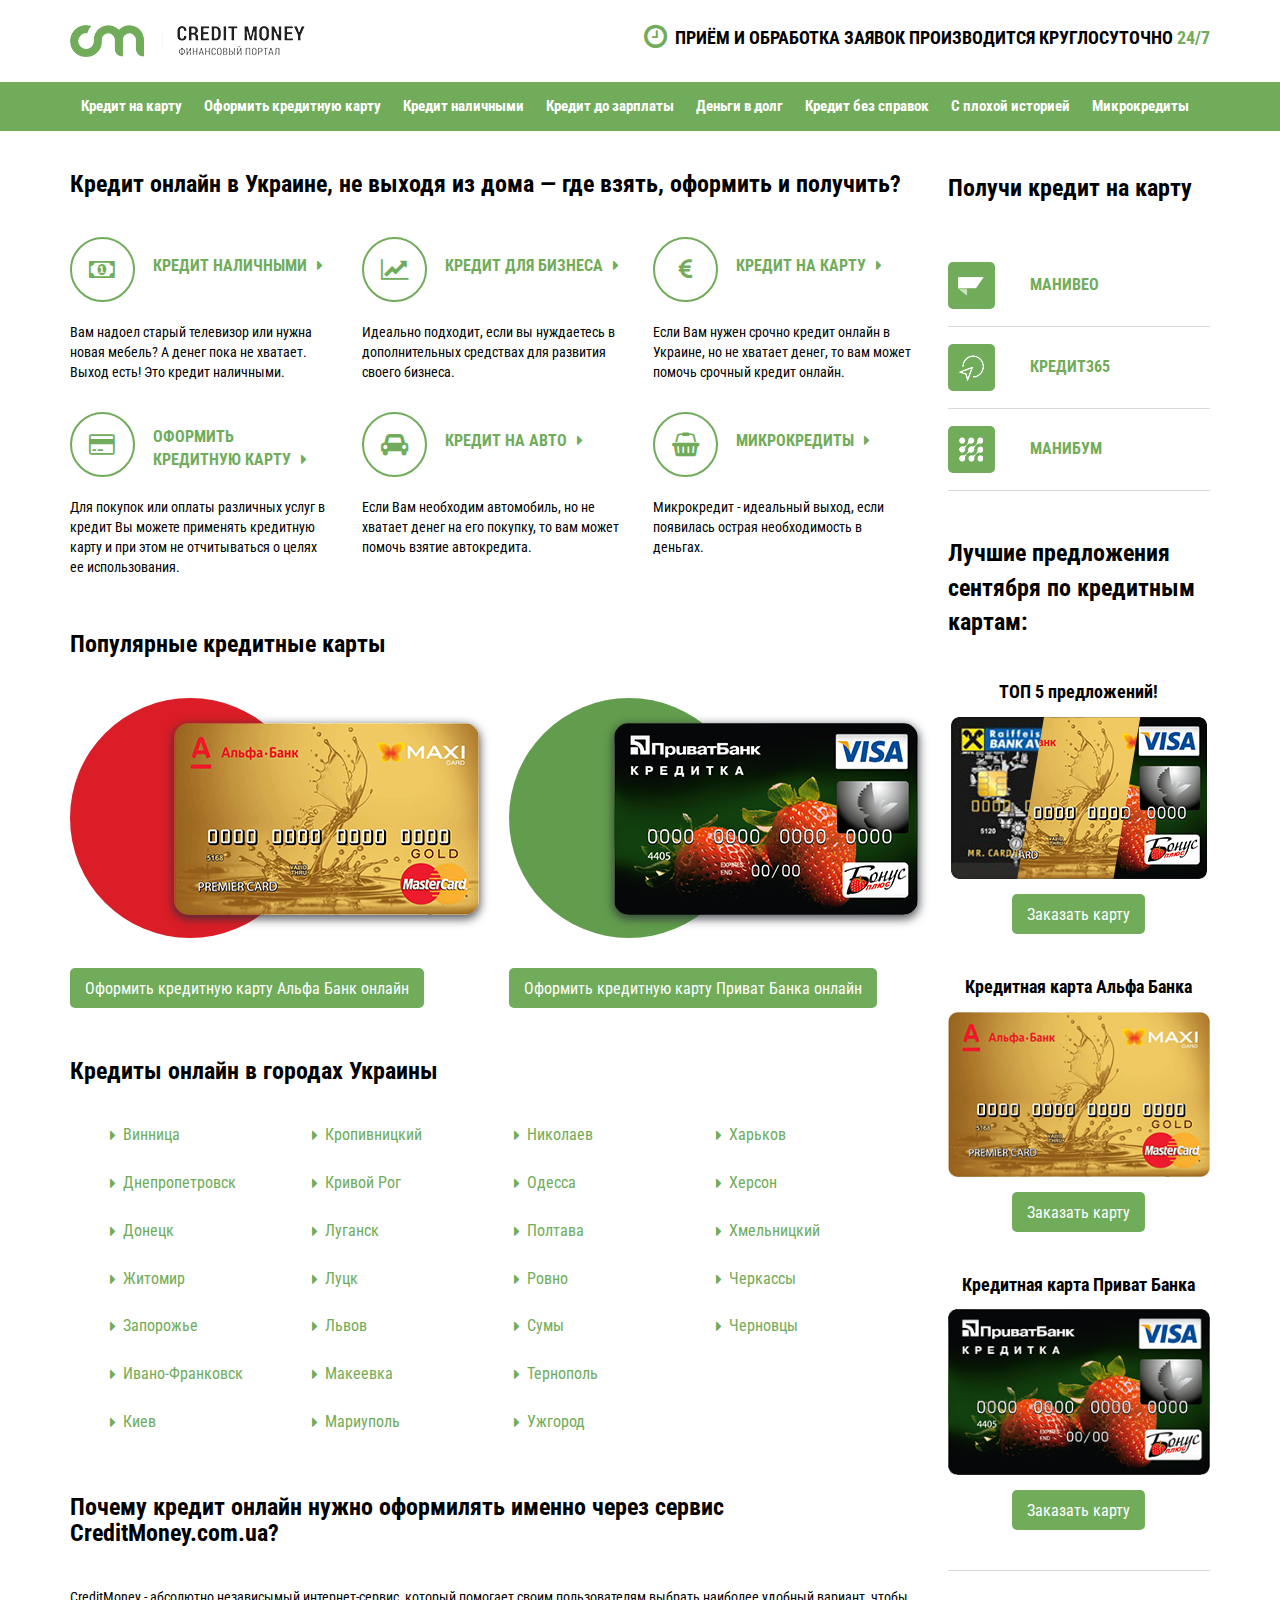
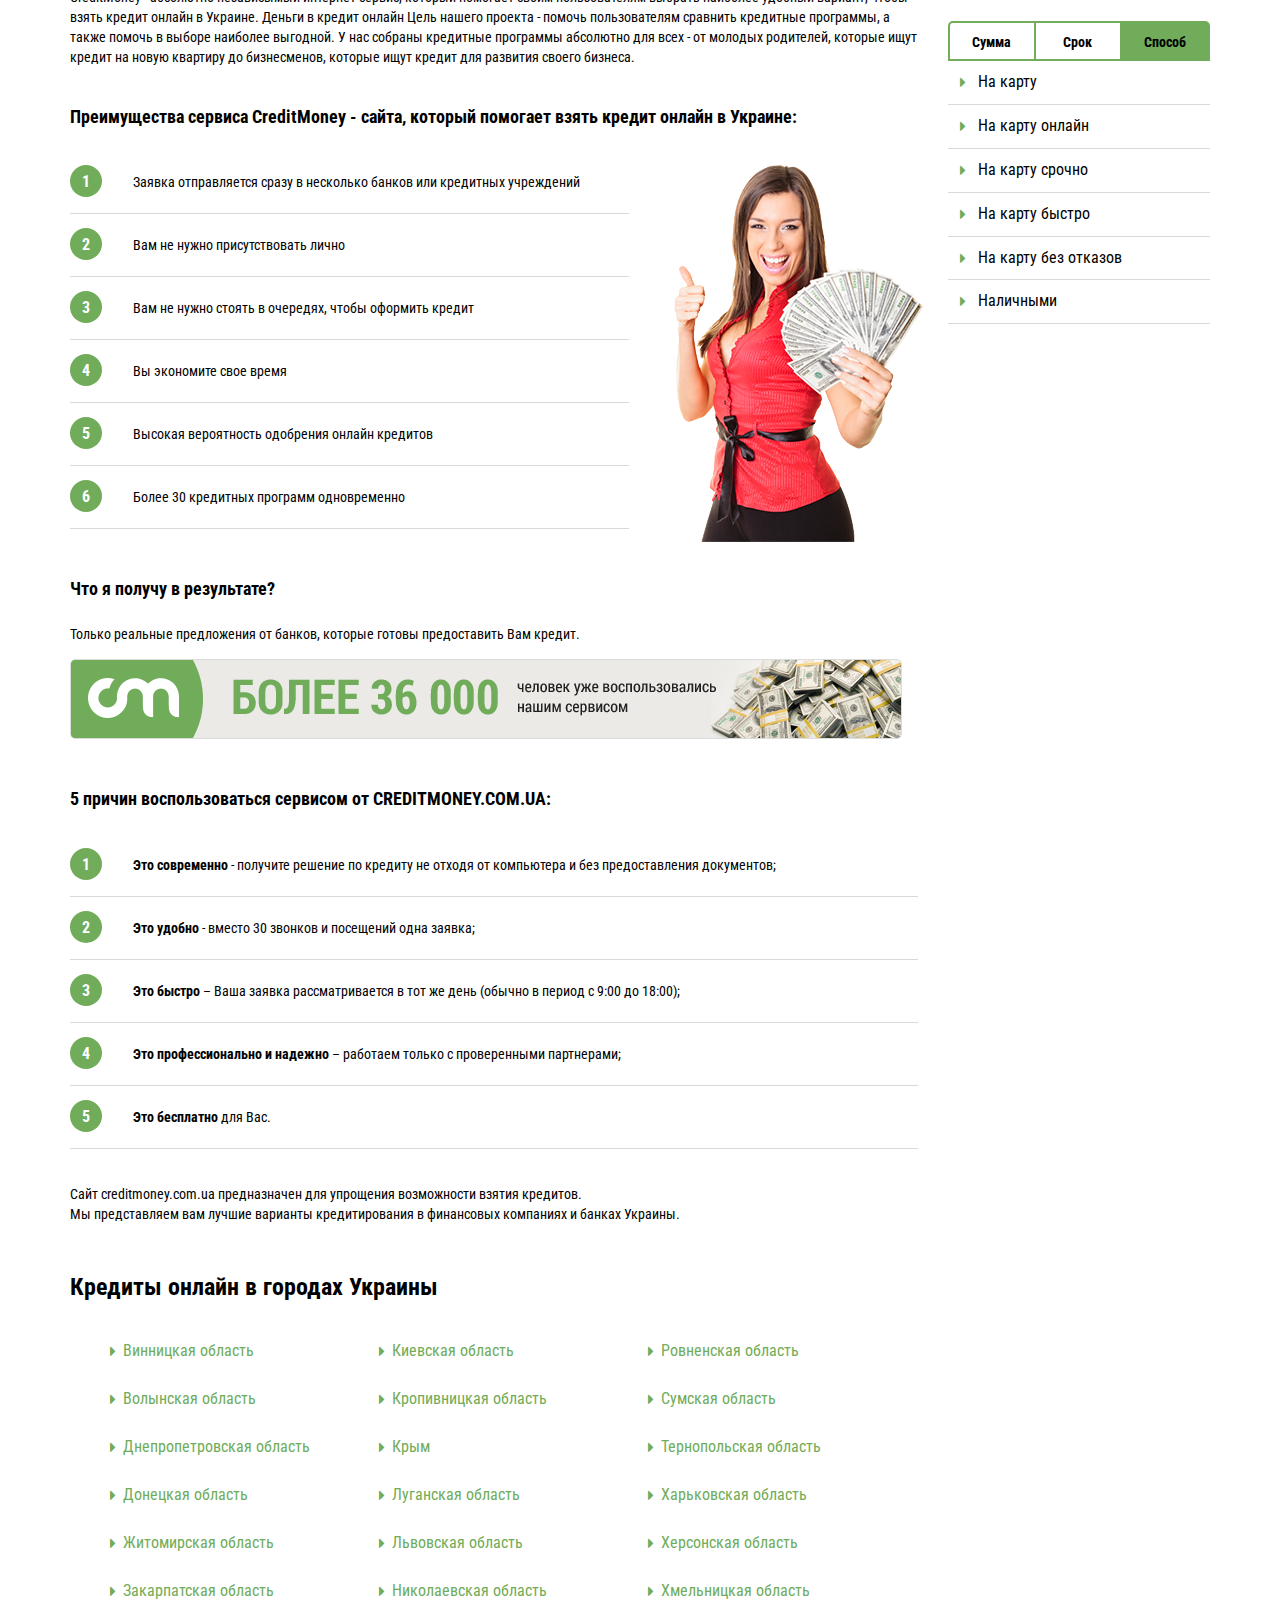
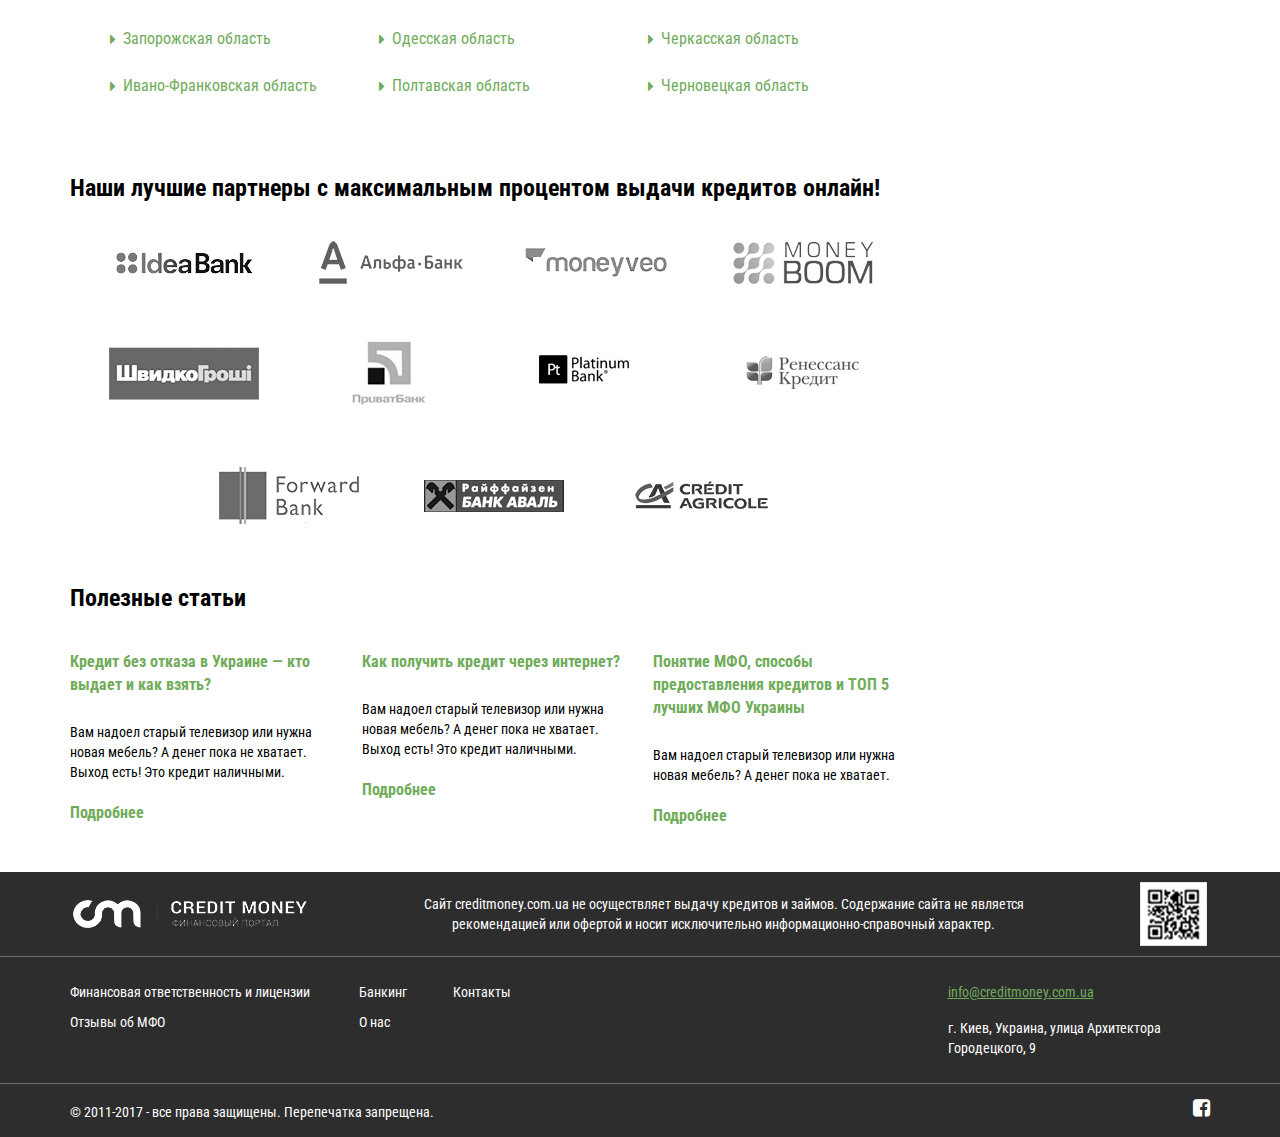
<file: index.html>
<!DOCTYPE html>
<html lang="ru">

<head>
    <meta charset="utf-8">
    <meta http-equiv="X-UA-Compatible" content="IE=edge">
    <meta name="viewport" content="width=device-width, initial-scale=1">
    <link href="css/bootstrap.css" rel="stylesheet">
    <link href="css/style.css" rel="stylesheet">
    <link href="css/media.css" rel="stylesheet">
    <link href="css/font-awesome/css/font-awesome.min.css" rel="stylesheet">
    <link href="js/lib/OwlCarousel/owl.carousel.min.css" rel="stylesheet">
    <link href="js/lib/OwlCarousel/owl.theme.default.min.css" rel="stylesheet">
    <!-- The above 3 meta tags *must* come first in the head; any other head content must come *after* these tags -->
    <title>Credit Money</title>

    <!-- Bootstrap -->
    <style>
        @import url('https://fonts.googleapis.com/css?family=Roboto+Condensed:300,300i,400,400i,700,700i&subset=cyrillic,cyrillic-ext,greek,greek-ext,latin-ext,vietnamese');

    </style>
    <!-- HTML5 shim and Respond.js for IE8 support of HTML5 elements and media queries -->
    <!-- WARNING: Respond.js doesn't work if you view the page via file:// -->
    <!--[if lt IE 9]>
      <script src="https://oss.maxcdn.com/html5shiv/3.7.3/html5shiv.min.js"></script>
      <script src="https://oss.maxcdn.com/respond/1.4.2/respond.min.js"></script>
    <![endif]-->
</head>

<body>
    <div class="menu">
        <ul>
            <li><a href="#">Кредит на карту</a></li>
            <li><a href="#">Оформить кредитную карту</a></li>
            <li><a href="#">Кредит наличными</a></li>
            <li><a href="#">Кредит до зарплаты</a></li>
            <li><a href="#">Деньги в долг</a></li>
            <li><a href="#">Кредит без справок</a></li>
            <li><a href="#">С плохой историей</a></li>
            <li><a href="#">Микрокредиты</a></li>
        </ul>
    </div>
    <header>
        <div class="h-top">
            <div class="container">
                <a href="#" class="logo"><img src="images/logo.png" alt="logo"></a>
                <span class="allday"><b><i class="fa fa-clock-o" aria-hidden="true"></i></b>приём и обработка заявок производится круглосуточно <b>24/7</b></span>
                <div class="m-btn-wp hidden-lg hidden-md">
                    <div id="nav-icon1">
                        <span></span>
                        <span></span>
                        <span></span>
                    </div>
                </div>
                <a href="#" class="sideb-btn default-btn hidden-lg hidden-md">Подобрать кредит</a>
            </div>
        </div>
        <div class="h-bottom">
            <div class="container">
                <ul class="nav">
                    <li><a href="#">Кредит на карту</a></li>
                    <li><a href="#">Оформить кредитную карту</a></li>
                    <li><a href="#">Кредит наличными</a></li>
                    <li><a href="#">Кредит до зарплаты</a></li>
                    <li><a href="#">Деньги в долг</a></li>
                    <li><a href="#">Кредит без справок</a></li>
                    <li><a href="#">С плохой историей</a></li>
                    <li><a href="#">Микрокредиты</a></li>
                </ul>
            </div>
        </div>
    </header>
    <main>
        <div class="container">
            <div class="row">
                <div class="col-lg-3 col-lg-push-9 col-md-3 col-md-push-9 col-sm-12 col-xs-12">
                    <div class="right-cont">
                        <div class="get-card">
                            <span class="title">Получи кредит на карту</span>
                            <div class="get-card-itm">
                                <div class="gc-img-wp">
                                    <img src="images/MV_ico.png" alt="">
                                </div>
                                <a href="#">МаниВео</a>
                            </div>
                            <div class="get-card-itm">
                                <div class="gc-img-wp">
                                    <img src="images/365_ico.png" alt="">
                                </div>
                                <a href="#">Кредит365</a>
                            </div>
                            <div class="get-card-itm">
                                <div class="gc-img-wp">
                                    <img src="images/monyboom_ico.png" alt="">
                                </div>
                                <a href="#">МаниБум</a>
                            </div>
                        </div>
                        <div class="best-card">
                            <span class="title">Лучшие предложения сентября по кредитным картам:</span>
                            <div class="best-card-itm">
                                <span class="title-sm">ТОП 5 предложений!</span>
                                <img src="images/5-card-in-one.png" alt="">
                                <a href="#" class="default-btn">Заказать карту</a>
                            </div>
                            <div class="best-card-itm">
                                <span class="title-sm">Кредитная карта Альфа Банка</span>
                                <img src="images/alpha-card.png" alt="">
                                <a href="#" class="default-btn">Заказать карту</a>
                            </div>
                            <div class="best-card-itm">
                                <span class="title-sm">Кредитная карта Приват Банка</span>
                                <img src="images/privat-card.png" alt="">
                                <a href="#" class="default-btn">Заказать карту</a>
                            </div>
                        </div>
                        <div class="side-tabs">
                            <div class="tabs-head">
                                <div class="tab"><span>Сумма</span></div>
                                <div class="tab"><span>Срок</span></div>
                                <div class="tab active-tab"><span>Способ</span></div>
                            </div>
                            <ul class="tab-list">
                                <li><a href="#">На карту</a></li>
                                <li><a href="#">На карту онлайн</a></li>
                                <li><a href="#">На карту срочно</a></li>
                            </ul>
                            <ul class="tab-list">
                                <li><a href="#">На карту</a></li>
                            </ul>
                            <ul class="tab-list">
                                <li><a href="#">На карту</a></li>
                                <li><a href="#">На карту онлайн</a></li>
                                <li><a href="#">На карту срочно</a></li>
                                <li><a href="#">На карту быстро</a></li>
                                <li><a href="#">На карту без отказов</a></li>
                                <li><a href="#">Наличными</a></li>
                            </ul>
                        </div>
                    </div>
                </div>
                <div class="col-lg-9 col-lg-pull-3 col-md-9 col-md-pull-3 col-sm-12 col-xs-12">
                    <div class="left-cont">
                        <div class="cred-list">
                            <h1 class="title">Кредит онлайн в Украине, не выходя из дома — где взять, оформить и получить?</h1>
                            <div class="row row-flex">
                                <div class="col-lg-4 col-md-4 col-sm-4 col-xs-12">
                                    <div class="cred-itm">
                                        <div class="itm-head">
                                            <i class="fa fa-money" aria-hidden="true"></i>
                                            <a href="#">Кредит наличными<i class="fa fa-caret-right" aria-hidden="true"></i></a>
                                        </div>
                                        <p class="cred-txt">
                                            Вам надоел старый телевизор или нужна новая мебель? А денег пока не хватает. Выход есть! Это кредит наличными.
                                        </p>
                                    </div>
                                </div>
                                <div class="col-lg-4 col-md-4 col-sm-4 col-xs-12">
                                    <div class="cred-itm">
                                        <div class="itm-head">
                                            <i class="fa fa-line-chart" aria-hidden="true"></i>
                                            <a href="#">Кредит для бизнеса<i class="fa fa-caret-right" aria-hidden="true"></i></a>
                                        </div>
                                        <p class="cred-txt">
                                            Идеально подходит, если вы нуждаетесь в дополнительных средствах для развития своего бизнеса.
                                        </p>
                                    </div>
                                </div>
                                <div class="col-lg-4 col-md-4 col-sm-4 col-xs-12">
                                    <div class="cred-itm">
                                        <div class="itm-head">
                                            <i class="fa fa-eur" aria-hidden="true"></i>
                                            <a href="#">Кредит на карту<i class="fa fa-caret-right" aria-hidden="true"></i></a>
                                        </div>
                                        <p class="cred-txt">
                                            Если Вам нужен срочно кредит онлайн в Украине, но не хватает денег, то вам может помочь срочный кредит онлайн.
                                        </p>
                                    </div>
                                </div>
                                <div class="col-lg-4 col-md-4 col-sm-4 col-xs-12">
                                    <div class="cred-itm">
                                        <div class="itm-head">
                                            <i class="fa fa-credit-card" aria-hidden="true"></i>
                                            <a href="#" class="middle">Оформить кредитную карту<i class="fa fa-caret-right" aria-hidden="true"></i></a>
                                        </div>
                                        <p class="cred-txt">
                                            Для покупок или оплаты различных услуг в кредит Вы можете применять кредитную карту и при этом не отчитываться о целях ее использования.
                                        </p>
                                    </div>
                                </div>
                                <div class="col-lg-4 col-md-4 col-sm-4 col-xs-12">
                                    <div class="cred-itm">
                                        <div class="itm-head">
                                            <i class="fa fa-car" aria-hidden="true"></i>
                                            <a href="#">Кредит на авто<i class="fa fa-caret-right" aria-hidden="true"></i></a>
                                        </div>
                                        <p class="cred-txt">
                                            Если Вам необходим автомобиль, но не хватает денег на его покупку, то вам может помочь взятие автокредита.
                                        </p>
                                    </div>
                                </div>
                                <div class="col-lg-4 col-md-4 col-sm-4 col-xs-12">
                                    <div class="cred-itm">
                                        <div class="itm-head">
                                            <i class="fa fa-shopping-basket" aria-hidden="true"></i>
                                            <a href="#">Микрокредиты<i class="fa fa-caret-right" aria-hidden="true"></i></a>
                                        </div>
                                        <p class="cred-txt">
                                            Микрокредит - идеальный выход, если появилась острая необходимость в деньгах.
                                        </p>
                                    </div>
                                </div>
                            </div>
                        </div>
                        <div class="pop-card">
                            <h2 class="title">Популярные кредитные карты</h2>
                            <div class="row">
                                <div class="col-lg-6 col-md-6 col-sm-6 col-xs-12">
                                    <div class="pop-card-itm">
                                        <div class="prevue">
                                            <div class="circle red"></div>
                                            <img src="images/alpha-card.png" alt="credit card">
                                        </div>
                                        <a href="#" class="default-btn">Оформить кредитную карту Альфа Банк онлайн</a>
                                    </div>
                                </div>
                                <div class="col-lg-6 col-md-6 col-sm-6 col-xs-12">
                                    <div class="pop-card-itm">
                                        <div class="prevue">
                                            <div class="circle green"></div>
                                            <img src="images/privat-card.png" alt="credit card">
                                        </div>
                                        <a href="#" class="default-btn">Оформить кредитную карту Приват Банка онлайн</a>
                                    </div>
                                </div>
                            </div>
                        </div>
                        <div class="cities">
                            <h2 class="title">Кредиты онлайн в городах Украины</h2>
                            <div class="row">
                                <div class="col-lg-12 col-md-12 col-sm-12 col-xs-12">
                                    <ul class="city-list clearfix">
                                        <li><a href="#">Винница</a></li>
                                        <li><a href="#">Днепропетровск</a></li>
                                        <li><a href="#">Донецк</a></li>
                                        <li><a href="#">Житомир</a></li>
                                        <li><a href="#">Запорожье</a></li>
                                        <li><a href="#">Ивано-Франковск</a></li>
                                        <li><a href="#">Киев</a></li>
                                        <li><a href="#">Кропивницкий</a></li>
                                        <li><a href="#">Кривой Рог</a></li>
                                        <li><a href="#">Луганск</a></li>
                                        <li><a href="#">Луцк</a></li>
                                        <li><a href="#">Львов</a></li>
                                        <li><a href="#">Макеевка</a></li>
                                        <li><a href="#">Мариуполь</a></li>
                                        <li><a href="#">Николаев</a></li>
                                        <li><a href="#">Одесса</a></li>
                                        <li><a href="#">Полтава</a></li>
                                        <li><a href="#">Ровно</a></li>
                                        <li><a href="#">Сумы</a></li>
                                        <li><a href="#">Тернополь</a></li>
                                        <li><a href="#">Ужгород</a></li>
                                        <li><a href="#">Харьков</a></li>
                                        <li><a href="#">Херсон</a></li>
                                        <li><a href="#">Хмельницкий</a></li>
                                        <li><a href="#">Черкассы</a></li>
                                        <li><a href="#">Черновцы</a></li>
                                    </ul>
                                </div>
                            </div>
                        </div>
                        <div class="why">
                            <h2 class="title">Почему кредит онлайн нужно оформилять именно через сервис CreditMoney.com.ua?</h2>
                            <p class="default-txt">CreditMoney - абсолютно независымый интернет-сервис, который помогает своим пользователям выбрать наиболее удобный вариант, чтобы взять кредит онлайн в Украине. Деньги в кредит онлайн Цель нашего проекта - помочь пользователям сравнить кредитные программы, а также помочь в выборе наиболее выгодной. У нас собраны кредитные программы абсолютно для всех - от молодых родителей, которые ищут кредит на новую квартиру до бизнесменов, которые ищут кредит для развития своего бизнеса.</p>
                            <div class="advantages">
                                <h3 class="title-sm">Преимущества сервиса CreditMoney - сайта, который помогает взять кредит онлайн в Украине:</h3>
                                <ol class="advant-list">
                                    <li>Заявка отправляется сразу в несколько банков или кредитных учреждений</li>
                                    <li>Вам не нужно присутствовать лично</li>
                                    <li>Вам не нужно стоять в очередях, чтобы оформить кредит</li>
                                    <li>Вы экономите свое время</li>
                                    <li>Высокая вероятность одобрения онлайн кредитов</li>
                                    <li>Более 30 кредитных программ одновременно</li>
                                </ol>
                            </div>
                            <div class="result">
                                <h3 class="title-sm">Что я получу в результате?</h3>
                                <p class="default-txt">Только реальные предложения от банков, которые готовы предоставить Вам кредит.</p>
                                <div class="rekl">
                                    <a href="#"><img src="images/ban-r.png" alt=""></a>
                                </div>
                            </div>
                            <div class="five-causes">
                                <h3 class="title-sm">5 причин воспользоваться сервисом от CREDITMONEY.COM.UA:</h3>
                                <ol class="advant-list">
                                    <li><b>Это современно</b> - получите решение по кредиту не отходя от компьютера и без предоставления документов;</li>
                                    <li><b>Это удобно</b> - вместо 30 звонков и посещений одна заявка;</li>
                                    <li><b>Это быстро</b> – Ваша заявка рассматривается в тот же день (обычно в период с 9:00 до 18:00);</li>
                                    <li><b>Это профессионально и надежно</b> – работаем только с проверенными партнерами;</li>
                                    <li><b>Это бесплатно</b> для Вас.</li>
                                </ol>
                                <p class="default-txt">Сайт creditmoney.com.ua предназначен для упрощения возможности взятия кредитов.<br>Мы представляем вам лучшие варианты кредитирования в финансовых компаниях и банках Украины.</p>
                            </div>
                        </div>
                        <div class="cities">
                            <h2 class="title">Кредиты онлайн в городах Украины</h2>
                            <div class="row">
                                <div class="col-lg-12 col-md-12 col-sm-12 col-xs-12">
                                    <ul class="city-list2 clearfix">
                                        <li><a href="#">Винницкая область</a></li>
                                        <li><a href="#">Волынская область</a></li>
                                        <li><a href="#">Днепропетровская область</a></li>
                                        <li><a href="#">Донецкая область</a></li>
                                        <li><a href="#">Житомирская область</a></li>
                                        <li><a href="#">Закарпатская область</a></li>
                                        <li><a href="#">Запорожская область</a></li>
                                        <li><a href="#">Ивано-Франковская область</a></li>
                                        <li><a href="#">Киевская область</a></li>
                                        <li><a href="#">Кропивницкая область</a></li>
                                        <li><a href="#">Крым</a></li>
                                        <li><a href="#">Луганская область</a></li>
                                        <li><a href="#">Львовская область</a></li>
                                        <li><a href="#">Николаевская область</a></li>
                                        <li><a href="#">Одесская область</a></li>
                                        <li><a href="#">Полтавская область</a></li>
                                        <li><a href="#">Ровненская область</a></li>
                                        <li><a href="#">Сумская область</a></li>
                                        <li><a href="#">Тернопольская область</a></li>
                                        <li><a href="#">Харьковская область</a></li>
                                        <li><a href="#">Херсонская область</a></li>
                                        <li><a href="#">Хмельницкая область</a></li>
                                        <li><a href="#">Черкасская область</a></li>
                                        <li><a href="#">Черновецкая область</a></li>
                                    </ul>
                                </div>
                            </div>
                        </div>
                        <div class="partners">
                            <h2 class="title">Наши лучшие партнеры с максимальным процентом выдачи кредитов онлайн!</h2>
                            <div class="partn-list">
                                <div class="partn-itm">
                                    <a href="#"><img src="images/idea-bank.png" alt=""></a>
                                </div>
                                <div class="partn-itm">
                                    <a href="#"><img src="images/alpha-bank.png" alt=""></a>
                                </div>
                                <div class="partn-itm">
                                    <a href="#"><img src="images/moneyevo.png" alt=""></a>
                                </div>
                                <div class="partn-itm">
                                    <a href="#"><img src="images/moneyboom.png" alt=""></a>
                                </div>
                                <div class="partn-itm">
                                    <a href="#"><img src="images/shvidkigroshi.png" alt=""></a>
                                </div>
                                <div class="partn-itm">
                                    <a href="#"><img src="images/privatbank.png" alt=""></a>
                                </div>
                                <div class="partn-itm">
                                    <a href="#"><img src="images/platinumbank.png" alt=""></a>
                                </div>
                                <div class="partn-itm">
                                    <a href="#"><img src="images/renesans.png" alt=""></a>
                                </div>
                                <div class="partn-itm">
                                    <a href="#"><img src="images/forwardbank.png" alt=""></a>
                                </div>
                                <div class="partn-itm">
                                    <a href="#"><img src="images/raifaizenbank.png" alt=""></a>
                                </div>
                                <div class="partn-itm">
                                    <a href="#"><img src="images/agricolebank.png" alt=""></a>
                                </div>
                            </div>
                        </div>
                        <div class="useful-articles">
                            <h2 class="title">Полезные статьи</h2>
                            <div class="row row-flex">
                                <div class="col-lg-4 col-md-4 col-sm-6 col-xs-12">
                                    <div class="articles-itm">
                                        <a href="#">Кредит без отказа в Украине — кто выдает и как взять?</a>
                                        <p class="default-txt">
                                            Вам надоел старый телевизор или нужна новая мебель? А денег пока не хватает. Выход есть! Это кредит наличными.
                                        </p>
                                        <a href="#" class="more">Подробнее</a>
                                    </div>
                                </div>
                                <div class="col-lg-4 col-md-4 col-sm-6 col-xs-12">
                                    <div class="articles-itm">
                                        <a href="#">Как получить кредит через интернет?</a>
                                        <p class="default-txt">
                                            Вам надоел старый телевизор или нужна новая мебель? А денег пока не хватает. Выход есть! Это кредит наличными.
                                        </p>
                                        <a href="#" class="more">Подробнее</a>
                                    </div>
                                </div>
                                <div class="col-lg-4 col-md-4 col-sm-6 col-xs-12">
                                    <div class="articles-itm">
                                        <a href="#">Понятие МФО, способы предоставления кредитов и ТОП 5 лучших МФО Украины</a>
                                        <p class="default-txt">
                                            Вам надоел старый телевизор или нужна новая мебель? А денег пока не хватает.
                                        </p>
                                        <a href="#" class="more">Подробнее</a>
                                    </div>
                                </div>
                            </div>
                        </div>
                    </div>
                </div>
            </div>
        </div>
    </main>
    <footer>
        <div class="top-footer">
            <div class="container">
                <a href="#" class="logo"><img src="images/footer-logo.png" alt="logo"></a>
                <span class="default-txt">Сайт creditmoney.com.ua не осуществляет выдачу кредитов и займов. Содержание сайта не является рекомендацией или офертой и носит исключительно информационно-справочный характер.</span>
                <img src="images/qr.png" alt="qr" class="qr">
            </div>
        </div>
        <div class="mid-footer">
            <div class="container">
                <div class="row">
                    <div class="col-lg-9 col-md-12 col-sm-12 clearfix">
                        <div class="footer-menu clearfix">
                            <ul class="menu-itm">
                                <li><a href="#">Финансовая&nbsp;ответственность&nbsp;и&nbsp;лицензии</a></li>
                                <li><a href="#">Отзывы об МФО</a></li>
                                <li><a href="#">Банкинг</a></li>
                                <li><a href="#">О нас</a></li>
                                <li><a href="#">Контакты</a></li>
                            </ul>
                        </div>
                    </div>
                    <div class="col-lg-3 col-md-12 col-sm-12 clearfix">
                        <div class="contact clearfix">
                            <a href="mailto">info@creditmoney.com.ua</a>
                            <span class="default-txt">г. Киев, Украина, улица Архитектора Городецкого, 9</span>
                        </div>
                    </div>
                </div>
            </div>
        </div>
        <div class="bot-footer">
            <div class="container">
                <span class="default-txt">&copy; 2011-2017 - все права защищены. Перепечатка запрещена.</span>
                <a href="#" class="face-b"><i class="fa fa-facebook-square" aria-hidden="true"></i></a>
            </div>
        </div>
    </footer>
    <!-- jQuery (necessary for Bootstrap's JavaScript plugins) -->
    <script src="https://ajax.googleapis.com/ajax/libs/jquery/1.12.4/jquery.min.js"></script>
    <!-- Include all compiled plugins (below), or include individual files as needed -->
    <script src="js/bootstrap.min.js"></script>
    <script type="text/javascript" src="js/lib/OwlCarousel/owl.carousel.min.js"></script>
    <script type="text/javascript" src="js/script.js"></script>
</body>

</html>
</file>
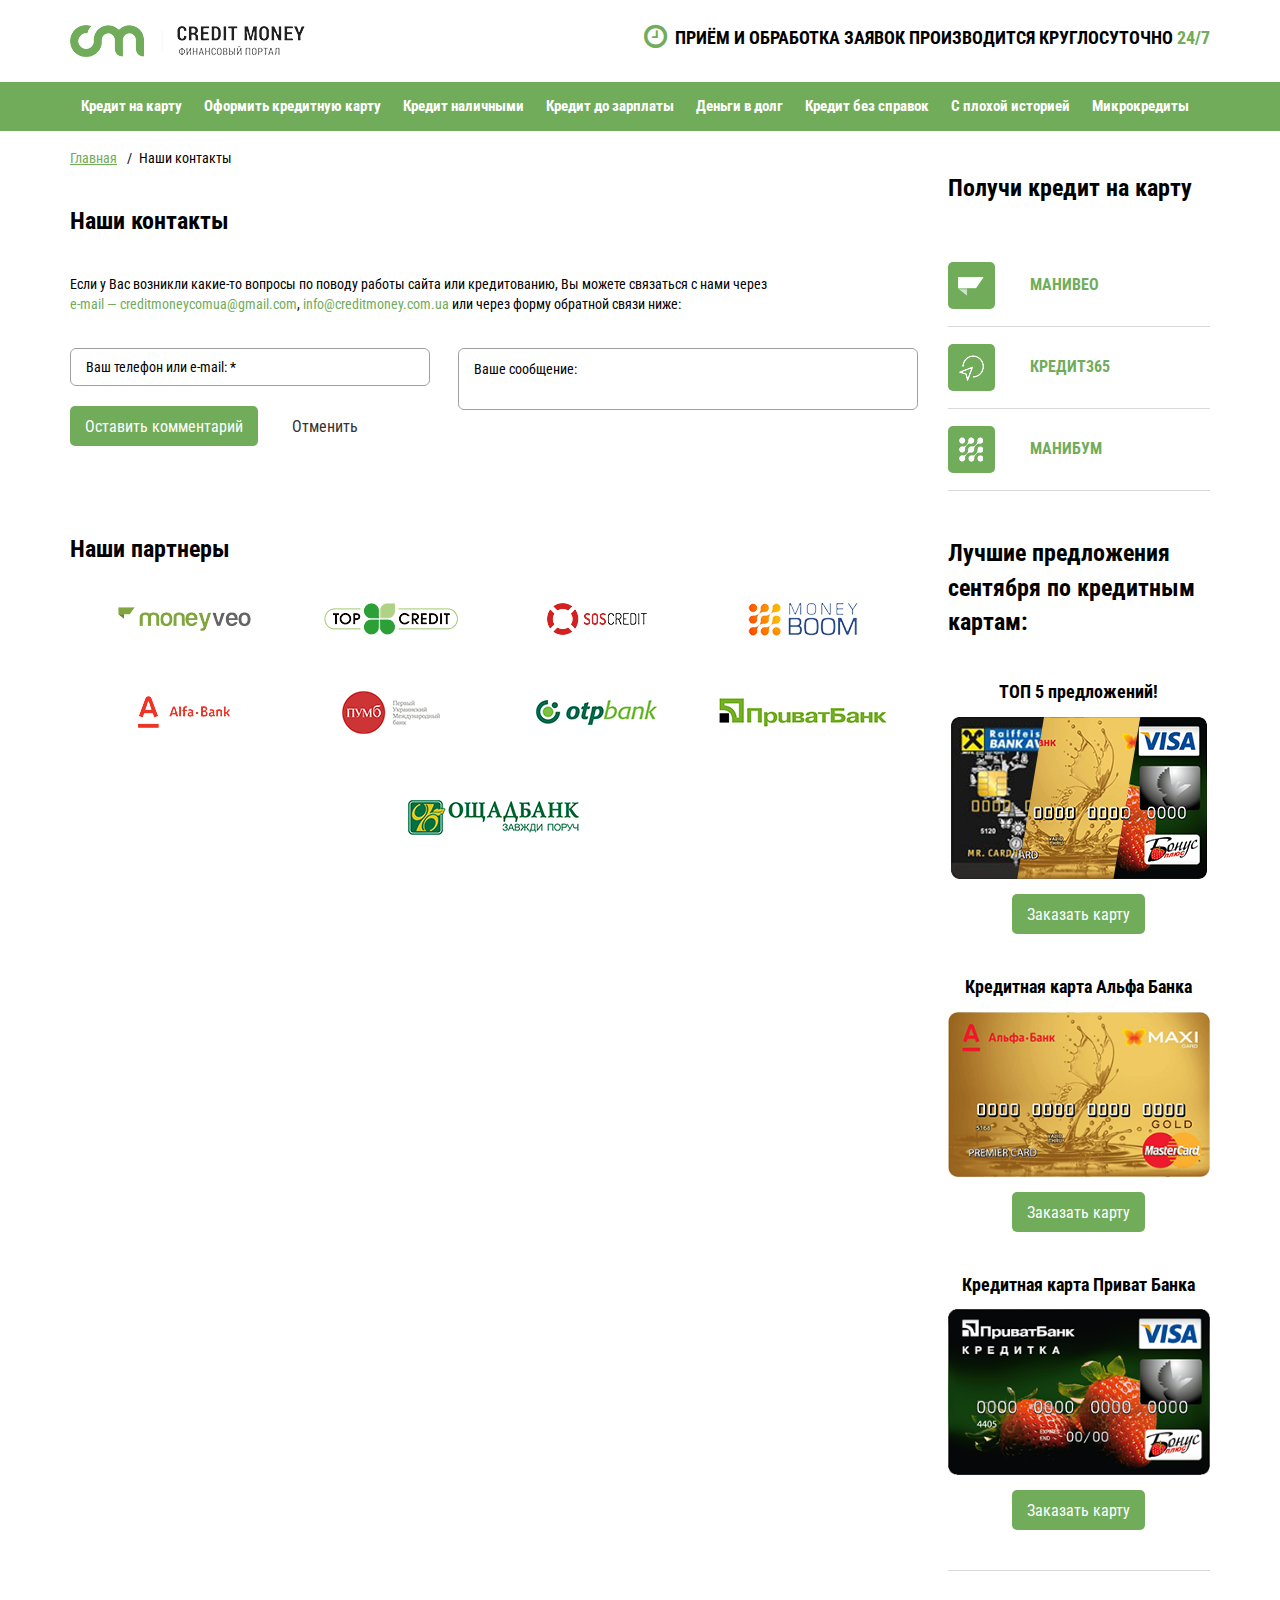
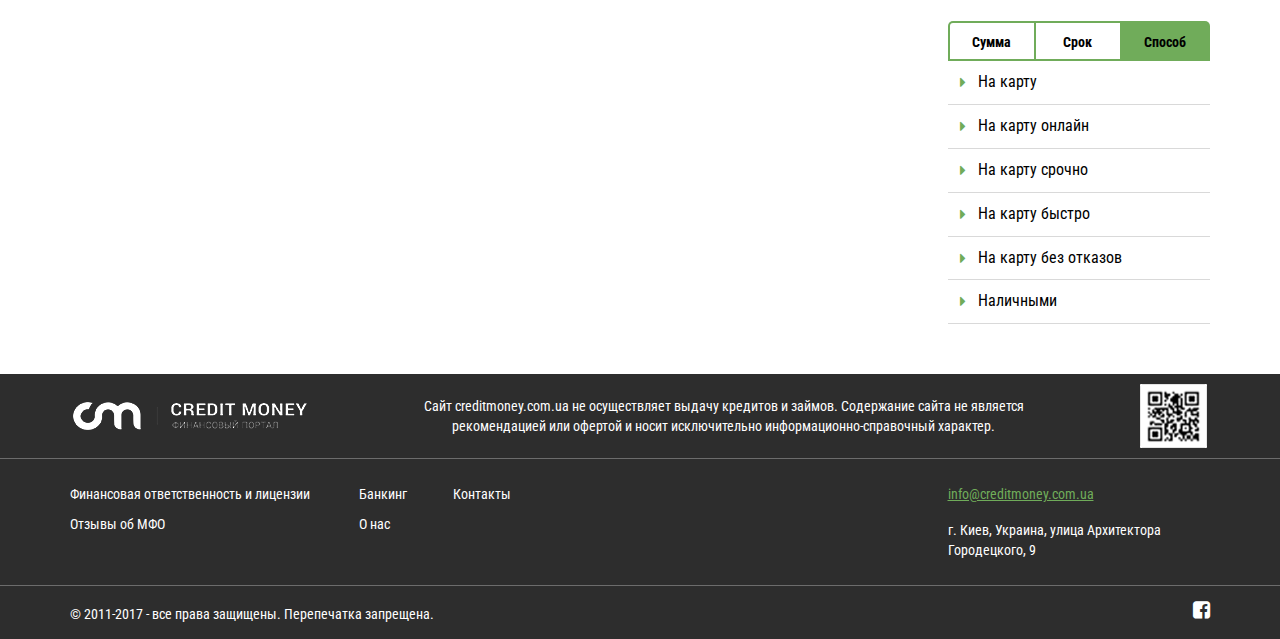
<file: contacts.html>
<!DOCTYPE html>
<html lang="ru">

<head>
    <meta charset="utf-8">
    <meta http-equiv="X-UA-Compatible" content="IE=edge">
    <meta name="viewport" content="width=device-width, initial-scale=1">
    <link href="css/bootstrap.css" rel="stylesheet">
    <link href="css/style.css" rel="stylesheet">
    <link href="css/media.css" rel="stylesheet">
    <link href="css/font-awesome/css/font-awesome.min.css" rel="stylesheet">
    <link href="js/lib/OwlCarousel/owl.carousel.min.css" rel="stylesheet">
    <link href="js/lib/OwlCarousel/owl.theme.default.min.css" rel="stylesheet">
    <!-- The above 3 meta tags *must* come first in the head; any other head content must come *after* these tags -->
    <title>Credit Money</title>

    <!-- Bootstrap -->
    <style>
        @import url('https://fonts.googleapis.com/css?family=Roboto+Condensed:300,300i,400,400i,700,700i&subset=cyrillic,cyrillic-ext,greek,greek-ext,latin-ext,vietnamese');

    </style>
    <!-- HTML5 shim and Respond.js for IE8 support of HTML5 elements and media queries -->
    <!-- WARNING: Respond.js doesn't work if you view the page via file:// -->
    <!--[if lt IE 9]>
      <script src="https://oss.maxcdn.com/html5shiv/3.7.3/html5shiv.min.js"></script>
      <script src="https://oss.maxcdn.com/respond/1.4.2/respond.min.js"></script>
    <![endif]-->
</head>

<body>
    <div class="menu">
        <ul>
            <li><a href="#">Кредит на карту</a></li>
            <li><a href="#">Оформить кредитную карту</a></li>
            <li><a href="#">Кредит наличными</a></li>
            <li><a href="#">Кредит до зарплаты</a></li>
            <li><a href="#">Деньги в долг</a></li>
            <li><a href="#">Кредит без справок</a></li>
            <li><a href="#">С плохой историей</a></li>
            <li><a href="#">Микрокредиты</a></li>
        </ul>
    </div>
    <header>
        <div class="h-top">
            <div class="container">
                <a href="#" class="logo"><img src="images/logo.png" alt="logo"></a>
                <span class="allday"><b><i class="fa fa-clock-o" aria-hidden="true"></i></b>приём и обработка заявок производится круглосуточно <b>24/7</b></span>
                <div class="m-btn-wp hidden-lg hidden-md">
                    <div id="nav-icon1">
                        <span></span>
                        <span></span>
                        <span></span>
                    </div>
                </div>
                <a href="#" class="sideb-btn default-btn hidden-lg hidden-md">Подобрать кредит</a>
            </div>
        </div>
        <div class="h-bottom">
            <div class="container">
                <ul class="nav">
                    <li><a href="#">Кредит на карту</a></li>
                    <li><a href="#">Оформить кредитную карту</a></li>
                    <li><a href="#">Кредит наличными</a></li>
                    <li><a href="#">Кредит до зарплаты</a></li>
                    <li><a href="#">Деньги в долг</a></li>
                    <li><a href="#">Кредит без справок</a></li>
                    <li><a href="#">С плохой историей</a></li>
                    <li><a href="#">Микрокредиты</a></li>
                </ul>
            </div>
        </div>
    </header>
    <main>
        <div class="container">
            <div class="row">
                <div class="col-lg-3 col-lg-push-9 col-md-3 col-md-push-9 col-sm-12 col-xs-12">
                    <div class="right-cont">
                        <div class="get-card">
                            <span class="title">Получи кредит на карту</span>
                            <div class="get-card-itm">
                                <div class="gc-img-wp">
                                    <img src="images/MV_ico.png" alt="">
                                </div>
                                <a href="#">МаниВео</a>
                            </div>
                            <div class="get-card-itm">
                                <div class="gc-img-wp">
                                    <img src="images/365_ico.png" alt="">
                                </div>
                                <a href="#">Кредит365</a>
                            </div>
                            <div class="get-card-itm">
                                <div class="gc-img-wp">
                                    <img src="images/monyboom_ico.png" alt="">
                                </div>
                                <a href="#">МаниБум</a>
                            </div>
                        </div>
                        <div class="best-card">
                            <span class="title">Лучшие предложения сентября по кредитным картам:</span>
                            <div class="best-card-itm">
                                <span class="title-sm">ТОП 5 предложений!</span>
                                <img src="images/5-card-in-one.png" alt="">
                                <a href="#" class="default-btn">Заказать карту</a>
                            </div>
                            <div class="best-card-itm">
                                <span class="title-sm">Кредитная карта Альфа Банка</span>
                                <img src="images/alpha-card.png" alt="">
                                <a href="#" class="default-btn">Заказать карту</a>
                            </div>
                            <div class="best-card-itm">
                                <span class="title-sm">Кредитная карта Приват Банка</span>
                                <img src="images/privat-card.png" alt="">
                                <a href="#" class="default-btn">Заказать карту</a>
                            </div>
                        </div>
                        <div class="side-tabs">
                            <div class="tabs-head">
                                <div class="tab"><span>Сумма</span></div>
                                <div class="tab"><span>Срок</span></div>
                                <div class="tab active-tab"><span>Способ</span></div>
                            </div>
                            <ul class="tab-list">
                                <li><a href="#">На карту</a></li>
                                <li><a href="#">На карту онлайн</a></li>
                                <li><a href="#">На карту срочно</a></li>
                            </ul>
                            <ul class="tab-list">
                                <li><a href="#">На карту</a></li>
                            </ul>
                            <ul class="tab-list">
                                <li><a href="#">На карту</a></li>
                                <li><a href="#">На карту онлайн</a></li>
                                <li><a href="#">На карту срочно</a></li>
                                <li><a href="#">На карту быстро</a></li>
                                <li><a href="#">На карту без отказов</a></li>
                                <li><a href="#">Наличными</a></li>
                            </ul>
                        </div>
                    </div>
                </div>
                <div class="col-lg-9 col-lg-pull-3 col-md-9 col-md-pull-3 col-sm-12 col-xs-12">
                    <div class="left-cont">
                        <div class="crumbs-list">
                            <ul class="crumbs-ul">
                                <li><a href="#">Главная</a></li>
                                <li class="active">Наши контакты</li>
                            </ul>
                        </div>
                        <div class="contacts">
                            <h1 class="title">Наши контакты</h1>
                            <span class="default-txt">
                            Если у Вас возникли какие-то вопросы по поводу работы сайта или кредитованию, Вы можете связаться с нами через<br> <a href="mailto" class="more">e-mail — creditmoneycomua@gmail.com</a>, <a href="mailto" class="more">info@creditmoney.com.ua</a> или через форму обратной связи ниже:
                        </span>
                            <form action="#" class="comm-form">
                                <input type="text" class="email" placeholder="Ваш телефон или e-mail: *">
                                <textarea name="message" placeholder="Ваше сообщение:" class="txtarea"></textarea>
                                <button type="submit" class="default-btn">Оставить комментарий</button>
                                <button type="reset" class="abort-btn">Отменить</button>
                            </form>
                        </div>
                        <div class="partners">
                            <h2 class="title">Наши партнеры</h2>
                            <div class="partn-list">
                                <div class="partn-itm">
                                    <a href="#"><img src="images/mony-evo2.png" alt=""></a>
                                </div>
                                <div class="partn-itm">
                                    <a href="#"><img src="images/top-credit.png" alt=""></a>
                                </div>
                                <div class="partn-itm">
                                    <a href="#"><img src="images/sos-credit.png" alt=""></a>
                                </div>
                                <div class="partn-itm">
                                    <a href="#"><img src="images/mb-logo.png" alt=""></a>
                                </div>
                                <div class="partn-itm">
                                    <a href="#"><img src="images/alfa-logo.png" alt=""></a>
                                </div>
                                <div class="partn-itm">
                                    <a href="#"><img src="images/pumb-bank.png" alt=""></a>
                                </div>
                                <div class="partn-itm">
                                    <a href="#"><img src="images/otp-bank.png" alt=""></a>
                                </div>
                                <div class="partn-itm">
                                    <a href="#"><img src="images/privat-logo.png" alt=""></a>
                                </div>
                                <div class="partn-itm">
                                    <a href="#"><img src="images/oschad.png" alt=""></a>
                                </div>
                            </div>
                        </div>
                    </div>
                </div>
            </div>
        </div>
    </main>
    <footer>
        <div class="top-footer">
            <div class="container">
                <a href="#" class="logo"><img src="images/footer-logo.png" alt="logo"></a>
                <span class="default-txt">Сайт creditmoney.com.ua не осуществляет выдачу кредитов и займов. Содержание сайта не является рекомендацией или офертой и носит исключительно информационно-справочный характер.</span>
                <img src="images/qr.png" alt="qr" class="qr">
            </div>
        </div>
        <div class="mid-footer">
            <div class="container">
                <div class="row">
                    <div class="col-lg-9 col-md-12 col-sm-12 clearfix">
                        <div class="footer-menu clearfix">
                            <ul class="menu-itm">
                                <li><a href="#">Финансовая&nbsp;ответственность&nbsp;и&nbsp;лицензии</a></li>
                                <li><a href="#">Отзывы об МФО</a></li>
                                <li><a href="#">Банкинг</a></li>
                                <li><a href="#">О нас</a></li>
                                <li><a href="#">Контакты</a></li>
                            </ul>
                        </div>
                    </div>
                    <div class="col-lg-3 col-md-12 col-sm-12 clearfix">
                        <div class="contact clearfix">
                            <a href="mailto">info@creditmoney.com.ua</a>
                            <span class="default-txt">г. Киев, Украина, улица Архитектора Городецкого, 9</span>
                        </div>
                    </div>
                </div>
            </div>
        </div>
        <div class="bot-footer">
            <div class="container">
                <span class="default-txt">&copy; 2011-2017 - все права защищены. Перепечатка запрещена.</span>
                <a href="#" class="face-b"><i class="fa fa-facebook-square" aria-hidden="true"></i></a>
            </div>
        </div>
    </footer>
    <!-- jQuery (necessary for Bootstrap's JavaScript plugins) -->
    <script src="https://ajax.googleapis.com/ajax/libs/jquery/1.12.4/jquery.min.js"></script>
    <!-- Include all compiled plugins (below), or include individual files as needed -->
    <script src="js/bootstrap.min.js"></script>
    <script type="text/javascript" src="js/lib/OwlCarousel/owl.carousel.min.js"></script>
    <script type="text/javascript" src="js/script.js"></script>
</body>

</html>
</file>
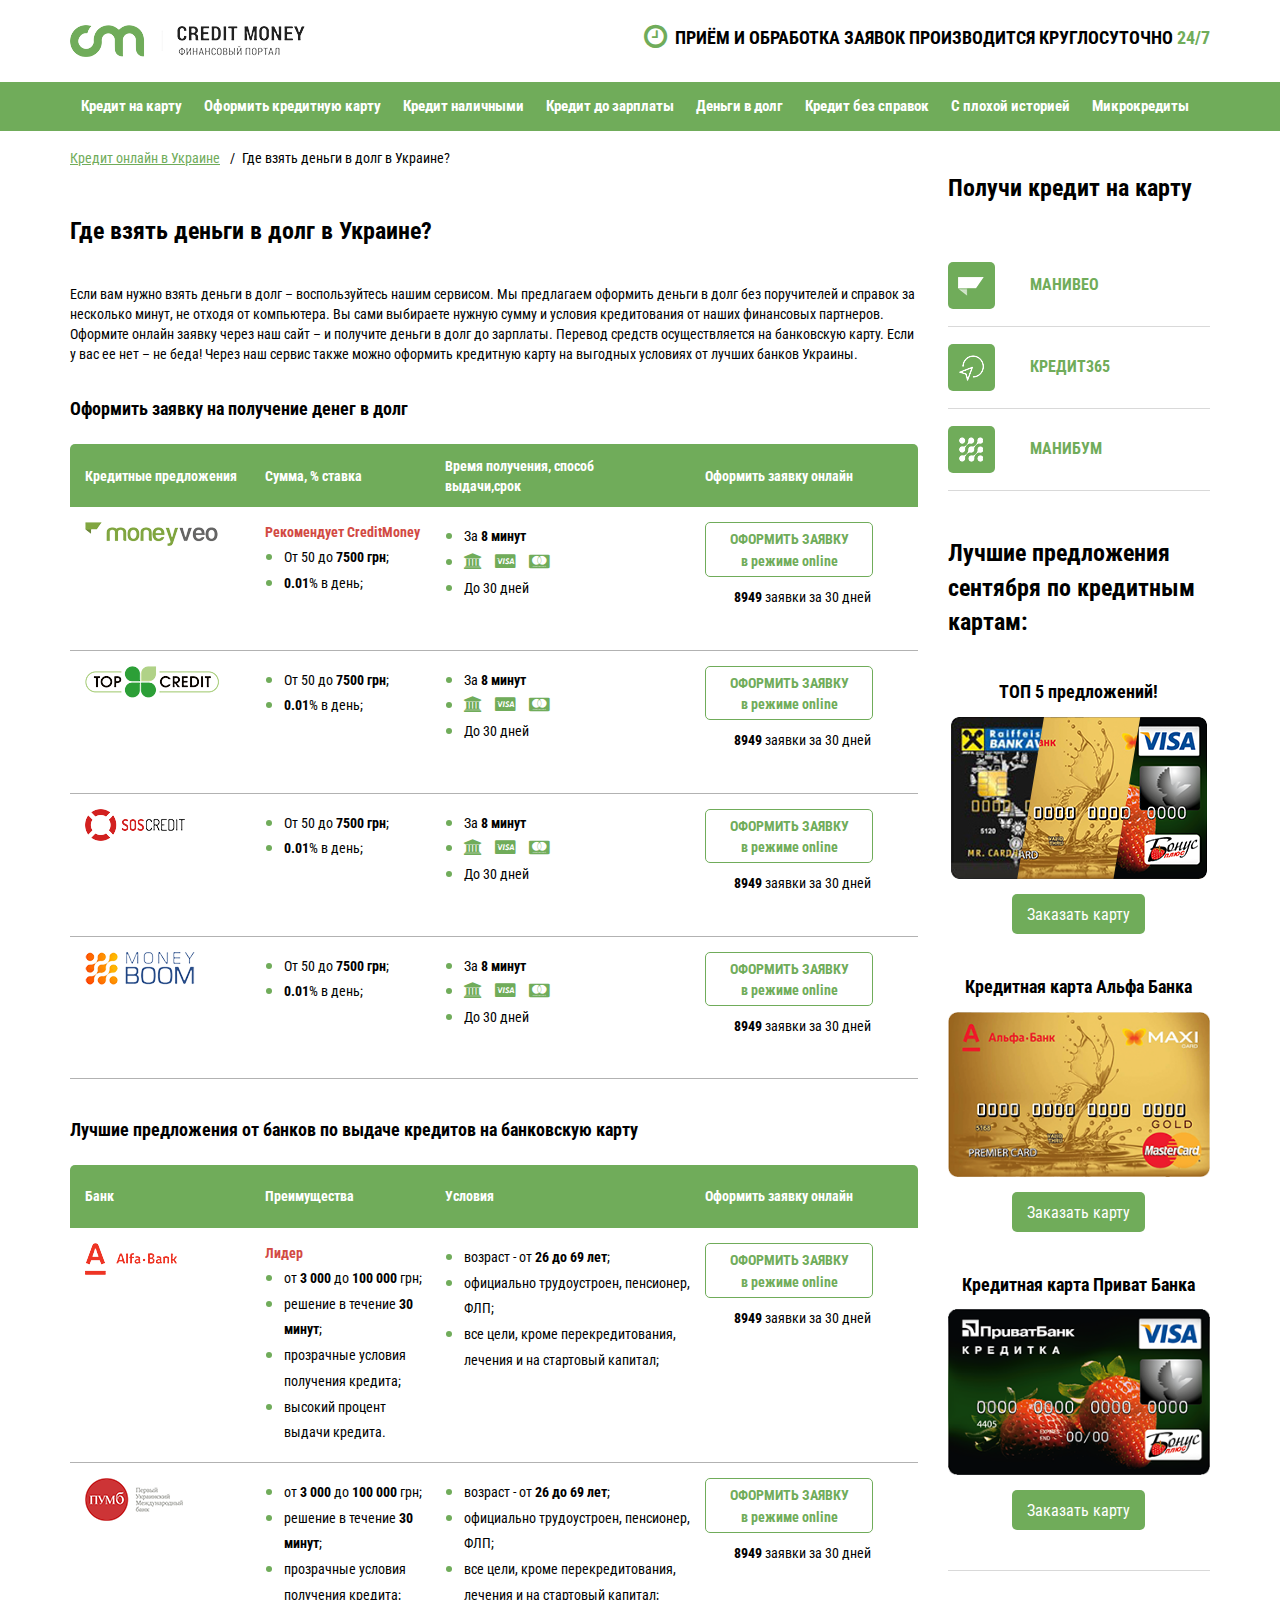
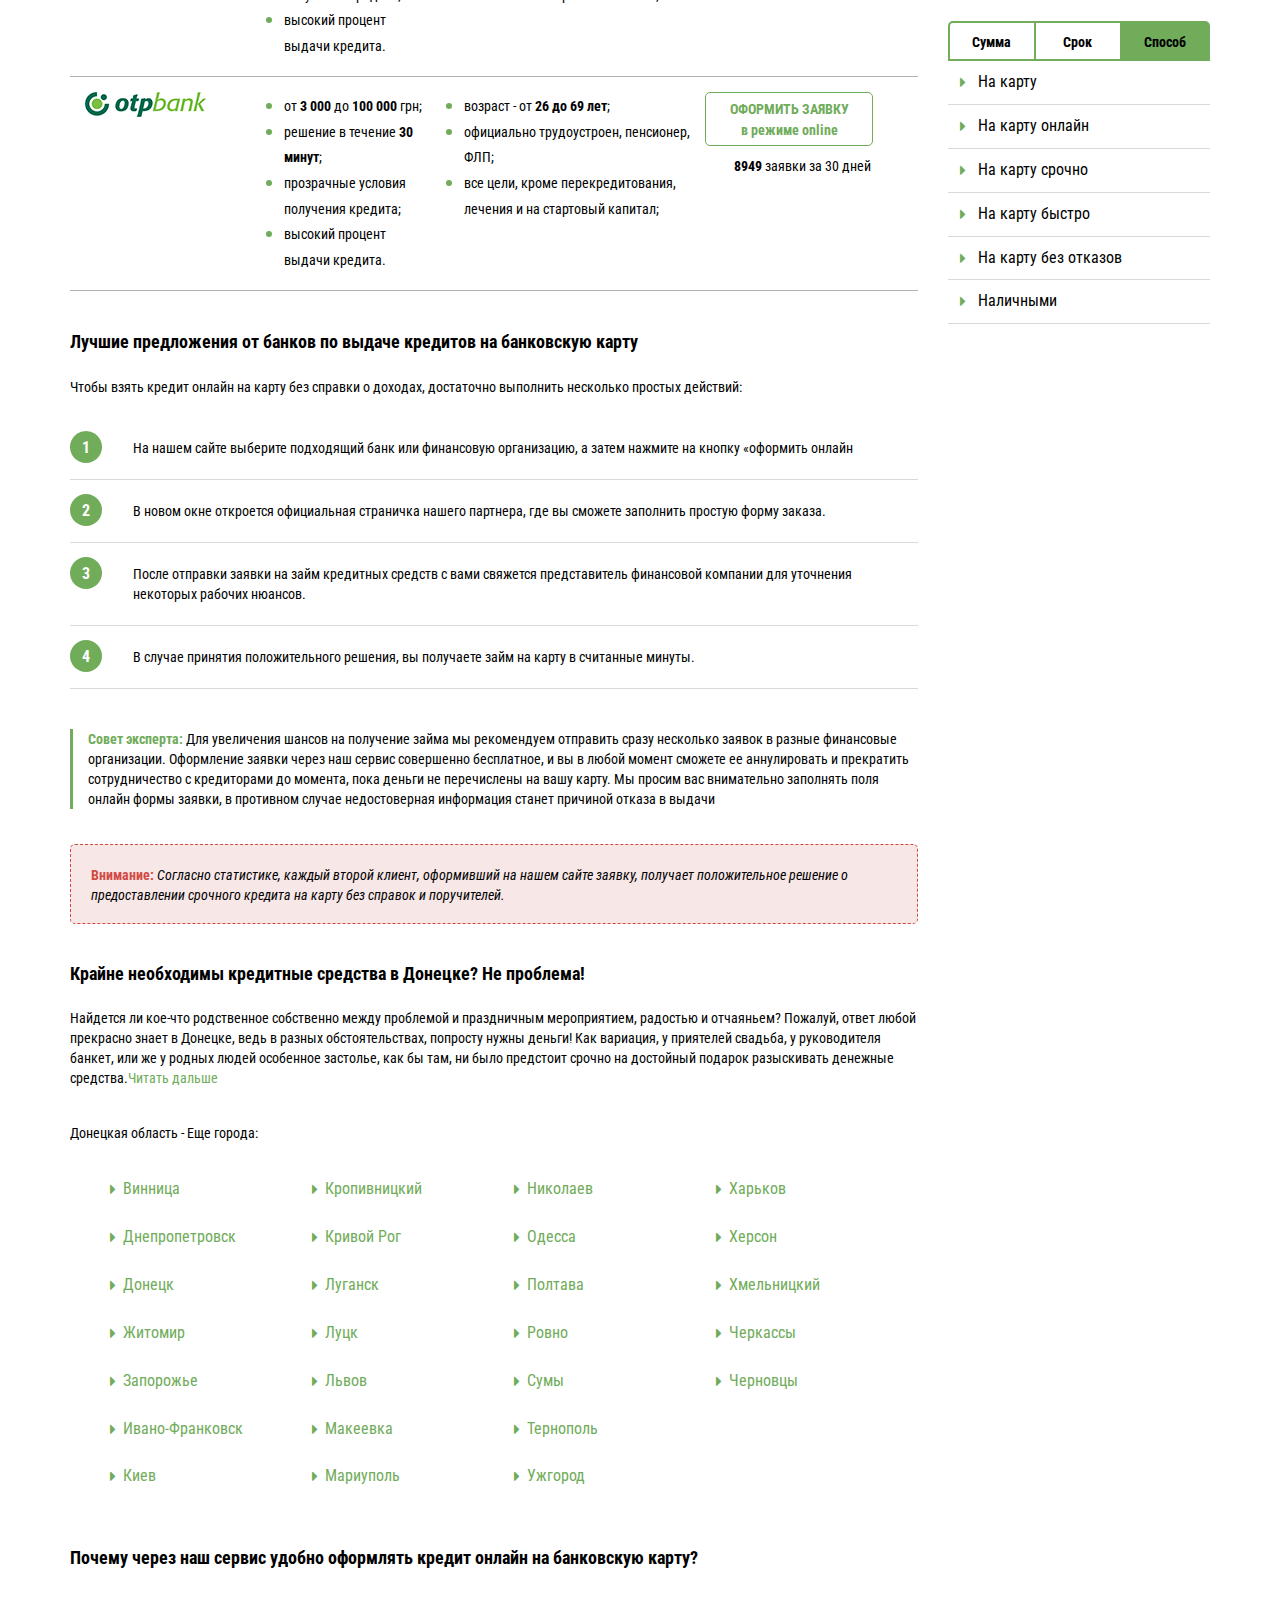
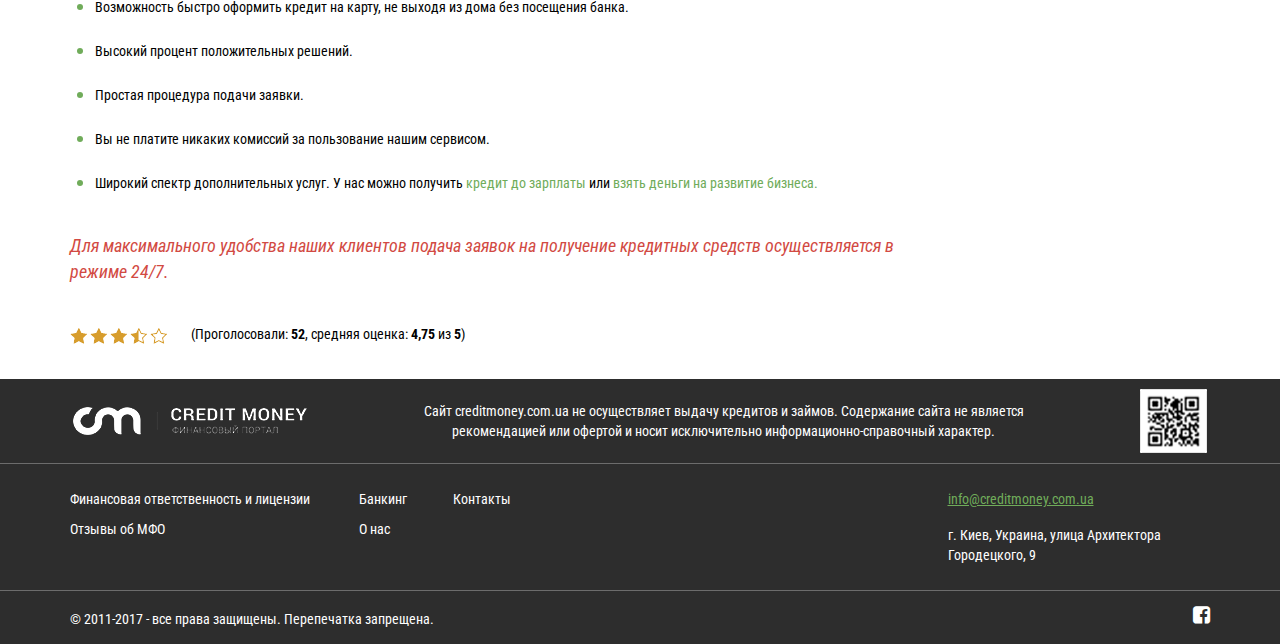
<file: credit_page.html>
<!DOCTYPE html>
<html lang="ru">

<head>
    <meta charset="utf-8">
    <meta http-equiv="X-UA-Compatible" content="IE=edge">
    <meta name="viewport" content="width=device-width, initial-scale=1">
    <link href="css/bootstrap.css" rel="stylesheet">
    <link href="css/style.css" rel="stylesheet">
    <link href="css/media.css" rel="stylesheet">
    <link href="css/font-awesome/css/font-awesome.min.css" rel="stylesheet">
    <link href="js/lib/OwlCarousel/owl.carousel.min.css" rel="stylesheet">
    <link href="js/lib/OwlCarousel/owl.theme.default.min.css" rel="stylesheet">
    <!-- The above 3 meta tags *must* come first in the head; any other head content must come *after* these tags -->
    <title>Credit Money</title>

    <!-- Bootstrap -->
    <style>
        @import url('https://fonts.googleapis.com/css?family=Roboto+Condensed:300,300i,400,400i,700,700i&subset=cyrillic,cyrillic-ext,greek,greek-ext,latin-ext,vietnamese');

    </style>
    <!-- HTML5 shim and Respond.js for IE8 support of HTML5 elements and media queries -->
    <!-- WARNING: Respond.js doesn't work if you view the page via file:// -->
    <!--[if lt IE 9]>
      <script src="https://oss.maxcdn.com/html5shiv/3.7.3/html5shiv.min.js"></script>
      <script src="https://oss.maxcdn.com/respond/1.4.2/respond.min.js"></script>
    <![endif]-->
</head>

<body>
    <div class="menu">
        <ul>
            <li><a href="#">Кредит на карту</a></li>
            <li><a href="#">Оформить кредитную карту</a></li>
            <li><a href="#">Кредит наличными</a></li>
            <li><a href="#">Кредит до зарплаты</a></li>
            <li><a href="#">Деньги в долг</a></li>
            <li><a href="#">Кредит без справок</a></li>
            <li><a href="#">С плохой историей</a></li>
            <li><a href="#">Микрокредиты</a></li>
        </ul>
    </div>
    <header>
        <div class="h-top">
            <div class="container">
                <a href="#" class="logo"><img src="images/logo.png" alt="logo"></a>
                <span class="allday"><b><i class="fa fa-clock-o" aria-hidden="true"></i></b>приём и обработка заявок производится круглосуточно <b>24/7</b></span>
                <div class="m-btn-wp hidden-lg hidden-md">
                    <div id="nav-icon1">
                        <span></span>
                        <span></span>
                        <span></span>
                    </div>
                </div>
                <a href="#" class="sideb-btn default-btn hidden-lg hidden-md">Подобрать кредит</a>
            </div>
        </div>
        <div class="h-bottom">
            <div class="container">
                <ul class="nav">
                    <li><a href="#">Кредит на карту</a></li>
                    <li><a href="#">Оформить кредитную карту</a></li>
                    <li><a href="#">Кредит наличными</a></li>
                    <li><a href="#">Кредит до зарплаты</a></li>
                    <li><a href="#">Деньги в долг</a></li>
                    <li><a href="#">Кредит без справок</a></li>
                    <li><a href="#">С плохой историей</a></li>
                    <li><a href="#">Микрокредиты</a></li>
                </ul>
            </div>
        </div>
    </header>
    <main>
        <div class="container">
            <div class="row">
                <div class="col-lg-3 col-lg-push-9 col-md-3 col-md-push-9 col-sm-12 col-xs-12">
                    <div class="right-cont">
                        <div class="get-card">
                            <span class="title">Получи кредит на карту</span>
                            <div class="get-card-itm">
                                <div class="gc-img-wp">
                                    <img src="images/MV_ico.png" alt="">
                                </div>
                                <a href="#">МаниВео</a>
                            </div>
                            <div class="get-card-itm">
                                <div class="gc-img-wp">
                                    <img src="images/365_ico.png" alt="">
                                </div>
                                <a href="#">Кредит365</a>
                            </div>
                            <div class="get-card-itm">
                                <div class="gc-img-wp">
                                    <img src="images/monyboom_ico.png" alt="">
                                </div>
                                <a href="#">МаниБум</a>
                            </div>
                        </div>
                        <div class="best-card">
                            <span class="title">Лучшие предложения сентября по кредитным картам:</span>
                            <div class="best-card-itm">
                                <span class="title-sm">ТОП 5 предложений!</span>
                                <img src="images/5-card-in-one.png" alt="">
                                <a href="#" class="default-btn">Заказать карту</a>
                            </div>
                            <div class="best-card-itm">
                                <span class="title-sm">Кредитная карта Альфа Банка</span>
                                <img src="images/alpha-card.png" alt="">
                                <a href="#" class="default-btn">Заказать карту</a>
                            </div>
                            <div class="best-card-itm">
                                <span class="title-sm">Кредитная карта Приват Банка</span>
                                <img src="images/privat-card.png" alt="">
                                <a href="#" class="default-btn">Заказать карту</a>
                            </div>
                        </div>
                        <div class="side-tabs">
                            <div class="tabs-head">
                                <div class="tab"><span>Сумма</span></div>
                                <div class="tab"><span>Срок</span></div>
                                <div class="tab active-tab"><span>Способ</span></div>
                            </div>
                            <ul class="tab-list">
                                <li><a href="#">На карту</a></li>
                                <li><a href="#">На карту онлайн</a></li>
                                <li><a href="#">На карту срочно</a></li>
                            </ul>
                            <ul class="tab-list">
                                <li><a href="#">На карту</a></li>
                            </ul>
                            <ul class="tab-list">
                                <li><a href="#">На карту</a></li>
                                <li><a href="#">На карту онлайн</a></li>
                                <li><a href="#">На карту срочно</a></li>
                                <li><a href="#">На карту быстро</a></li>
                                <li><a href="#">На карту без отказов</a></li>
                                <li><a href="#">Наличными</a></li>
                            </ul>
                        </div>
                    </div>
                </div>
                <div class="col-lg-9 col-lg-pull-3 col-md-9 col-md-pull-3 col-sm-12 col-xs-12">
                    <div class="left-cont">
                        <div class="crumbs-list">
                            <ul class="crumbs-ul">
                                <li><a href="#">Кредит онлайн в Украине</a></li>
                                <li class="active">Где взять деньги в долг в Украине?</li>
                            </ul>
                        </div>
                        <div class="where-money">
                            <h1 class="title">Где взять деньги в долг в Украине?</h1>
                            <p class="default-txt">Если вам нужно взять деньги в долг – воспользуйтесь нашим сервисом. Мы предлагаем оформить деньги в долг без поручителей и справок за несколько минут, не отходя от компьютера. Вы сами выбираете нужную сумму и условия кредитования от наших финансовых партнеров. Оформите онлайн заявку через наш сайт – и получите деньги в долг до зарплаты. Перевод средств осуществляется на банковскую карту. Если у вас ее нет – не беда! Через наш сервис также можно оформить кредитную карту на выгодных условиях от лучших банков Украины.</p>
                            <h2 class="title-sm">Оформить заявку на получение денег в долг</h2>
                            <table class="credit-tb fix-td">
                                <thead>
                                    <th>Кредитные предложения</th>
                                    <th>Сумма, % ставка</th>
                                    <th>Время получения, способ<br> выдачи,срок</th>
                                    <th>Оформить заявку онлайн</th>
                                </thead>
                                <tr>
                                    <td class="t-blk"><img src="images/mony-evo2.png" alt=""></td>
                                    <td class="t-blk-half">
                                        <span class="red-txt">Рекомендует CreditMoney</span>
                                        <ul>
                                            <li><span>От 50 до <b>7500 грн</b>;</span></li>
                                            <li><span><b>0.01</b>% в день;</span></li>
                                        </ul>
                                    </td>
                                    <td class="t-blk-half">
                                        <ul>
                                            <li><span>За <b>8 минут</b></span></li>
                                            <li><i class="fa fa-university" aria-hidden="true"></i><i class="fa fa-cc-visa" aria-hidden="true"></i><i class="fa fa-cc-mastercard" aria-hidden="true"></i></li>
                                            <li><span>До 30 дней</span></li>
                                        </ul>
                                    </td>
                                    <td class="t-blk">
                                        <a href="#" class="applc-for">
                                        <span class="big-app-txt">ОФОРМИТЬ ЗАЯВКУ</span>
                                        <span class="sm-app-txt">в режиме online</span>
                                    </a>
                                        <span class="default-txt"><b>8949</b> заявки за 30 дней</span>
                                    </td>
                                </tr>
                                <tr>
                                    <td class="t-blk"><img src="images/top-credit.png" alt=""></td>
                                    <td class="t-blk-half">
                                        <ul>
                                            <li><span>От 50 до <b>7500 грн</b>;</span></li>
                                            <li><span><b>0.01</b>% в день;</span></li>
                                        </ul>
                                    </td>
                                    <td class="t-blk-half">
                                        <ul>
                                            <li><span>За <b>8 минут</b></span></li>
                                            <li><i class="fa fa-university" aria-hidden="true"></i><i class="fa fa-cc-visa" aria-hidden="true"></i><i class="fa fa-cc-mastercard" aria-hidden="true"></i></li>
                                            <li><span>До 30 дней</span></li>
                                        </ul>
                                    </td>
                                    <td class="t-blk">
                                        <a href="#" class="applc-for">
                                        <span class="big-app-txt">ОФОРМИТЬ ЗАЯВКУ</span>
                                        <span class="sm-app-txt">в режиме online</span>
                                    </a>
                                        <span class="default-txt"><b>8949</b> заявки за 30 дней</span>
                                    </td>
                                </tr>
                                <tr>
                                    <td class="t-blk"><img src="images/sos-credit.png" alt=""></td>
                                    <td class="t-blk-half">
                                        <ul>
                                            <li><span>От 50 до <b>7500 грн</b>;</span></li>
                                            <li><span><b>0.01</b>% в день;</span></li>
                                        </ul>
                                    </td>
                                    <td class="t-blk-half">
                                        <ul>
                                            <li><span>За <b>8 минут</b></span></li>
                                            <li><i class="fa fa-university" aria-hidden="true"></i><i class="fa fa-cc-visa" aria-hidden="true"></i><i class="fa fa-cc-mastercard" aria-hidden="true"></i></li>
                                            <li><span>До 30 дней</span></li>
                                        </ul>
                                    </td>
                                    <td class="t-blk">
                                        <a href="#" class="applc-for">
                                        <span class="big-app-txt">ОФОРМИТЬ ЗАЯВКУ</span>
                                        <span class="sm-app-txt">в режиме online</span>
                                    </a>
                                        <span class="default-txt"><b>8949</b> заявки за 30 дней</span>
                                    </td>
                                </tr>
                                <tr>
                                    <td class="t-blk"><img src="images/mb-logo.png" alt=""></td>
                                    <td class="t-blk-half">
                                        <ul>
                                            <li><span>От 50 до <b>7500 грн</b>;</span></li>
                                            <li><span><b>0.01</b>% в день;</span></li>
                                        </ul>
                                    </td>
                                    <td class="t-blk-half">
                                        <ul>
                                            <li><span>За <b>8 минут</b></span></li>
                                            <li><i class="fa fa-university" aria-hidden="true"></i><i class="fa fa-cc-visa" aria-hidden="true"></i><i class="fa fa-cc-mastercard" aria-hidden="true"></i></li>
                                            <li><span>До 30 дней</span></li>
                                        </ul>
                                    </td>
                                    <td class="t-blk">
                                        <a href="#" class="applc-for">
                                        <span class="big-app-txt">ОФОРМИТЬ ЗАЯВКУ</span>
                                        <span class="sm-app-txt">в режиме online</span>
                                    </a>
                                        <span class="default-txt"><b>8949</b> заявки за 30 дней</span>
                                    </td>
                                </tr>
                            </table>
                            <h3 class="title-sm">Лучшие предложения от банков по выдаче кредитов на банковскую карту</h3>
                            <table class="credit-tb">
                                <thead>
                                    <th>Банк</th>
                                    <th>Преимущества</th>
                                    <th>Условия</th>
                                    <th>Оформить заявку онлайн</th>
                                </thead>
                                <tr>
                                    <td class="t-blk"><img src="images/alfa-logo.png" alt=""></td>
                                    <td class="t-blk">
                                        <span class="red-txt">Лидер</span>
                                        <ul>
                                            <li><span>от <b>3 000</b> до <b>100 000</b> грн;</span></li>
                                            <li><span>решение в течение <b>30 минут</b>;</span></li>
                                            <li><span>прозрачные условия получения кредита;</span></li>
                                            <li><span>высокий процент выдачи кредита.</span></li>
                                        </ul>
                                    </td>
                                    <td class="t-blk">
                                        <ul>
                                            <li><span>возраст - от <b>26 до 69 лет</b>;</span></li>
                                            <li><span>официально трудоустроен, пенсионер, ФЛП;</span></li>
                                            <li><span>все цели, кроме перекредитования, лечения и на стартовый капитал;</span></li>
                                        </ul>
                                    </td>
                                    <td class="t-blk">
                                        <a href="#" class="applc-for">
                                        <span class="big-app-txt">ОФОРМИТЬ ЗАЯВКУ</span>
                                        <span class="sm-app-txt">в режиме online</span>
                                    </a>
                                        <span class="default-txt"><b>8949</b> заявки за 30 дней</span>
                                    </td>
                                </tr>
                                <tr>
                                    <td class="t-blk"><img src="images/pumb-bank.png" alt=""></td>
                                    <td class="t-blk">
                                        <ul>
                                            <li><span>от <b>3 000</b> до <b>100 000</b> грн;</span></li>
                                            <li><span>решение в течение <b>30 минут</b>;</span></li>
                                            <li><span>прозрачные условия получения кредита;</span></li>
                                            <li><span>высокий процент выдачи кредита.</span></li>
                                        </ul>
                                    </td>
                                    <td class="t-blk">
                                        <ul>
                                            <li><span>возраст - от <b>26 до 69 лет</b>;</span></li>
                                            <li><span>официально трудоустроен, пенсионер, ФЛП;</span></li>
                                            <li><span>все цели, кроме перекредитования, лечения и на стартовый капитал;</span></li>
                                        </ul>
                                    </td>
                                    <td class="t-blk">
                                        <a href="#" class="applc-for">
                                        <span class="big-app-txt">ОФОРМИТЬ ЗАЯВКУ</span>
                                        <span class="sm-app-txt">в режиме online</span>
                                    </a>
                                        <span class="default-txt"><b>8949</b> заявки за 30 дней</span>
                                    </td>
                                </tr>
                                <tr>
                                    <td class="t-blk"><img src="images/otp-bank.png" alt=""></td>
                                    <td class="t-blk">
                                        <ul>
                                            <li><span>от <b>3 000</b> до <b>100 000</b> грн;</span></li>
                                            <li><span>решение в течение <b>30 минут</b>;</span></li>
                                            <li><span>прозрачные условия получения кредита;</span></li>
                                            <li><span>высокий процент выдачи кредита.</span></li>
                                        </ul>
                                    </td>
                                    <td class="t-blk">
                                        <ul>
                                            <li><span>возраст - от <b>26 до 69 лет</b>;</span></li>
                                            <li><span>официально трудоустроен, пенсионер, ФЛП;</span></li>
                                            <li><span>все цели, кроме перекредитования, лечения и на стартовый капитал;</span></li>
                                        </ul>
                                    </td>
                                    <td class="t-blk">
                                        <a href="#" class="applc-for">
                                        <span class="big-app-txt">ОФОРМИТЬ ЗАЯВКУ</span>
                                        <span class="sm-app-txt">в режиме online</span>
                                    </a>
                                        <span class="default-txt"><b>8949</b> заявки за 30 дней</span>
                                    </td>
                                </tr>
                            </table>
                            <h3 class="title-sm">Лучшие предложения от банков по выдаче кредитов на банковскую карту</h3>
                            <span class="default-txt default-txt2">Чтобы взять кредит онлайн на карту без справки о доходах, достаточно выполнить несколько простых действий:</span>
                            <ol class="advant-list">
                                <li>На нашем сайте выберите подходящий банк или финансовую организацию, а затем нажмите на кнопку «оформить онлайн</li>
                                <li>В новом окне откроется официальная страничка нашего партнера, где вы сможете заполнить простую форму заказа.</li>
                                <li>После отправки заявки на займ кредитных средств с вами свяжется представитель финансовой компании для уточнения некоторых рабочих нюансов.</li>
                                <li>В случае принятия положительного решения, вы получаете займ на карту в считанные минуты.</li>
                            </ol>
                            <span class="default-txt advice"><span class="green-txt">Совет эксперта:</span> Для увеличения шансов на получение займа мы рекомендуем отправить сразу несколько заявок в разные финансовые организации. Оформление заявки через наш сервис совершенно бесплатное, и вы в любой момент сможете ее аннулировать и прекратить сотрудничество с кредиторами до момента, пока деньги не перечислены на вашу карту. Мы просим вас внимательно заполнять поля онлайн формы заявки, в противном случае недостоверная информация станет причиной отказа в выдачи</span>
                            <div class="alert-main">
                                <span class="alert-m-txt"><b class="red-txt">Внимание:</b> Согласно статистике, каждый второй клиент, оформивший на нашем сайте заявку, получает положительное решение о предоставлении срочного кредита на карту без справок и поручителей.</span>
                            </div>
                            <h3 class="title-sm">Крайне необходимы кредитные средства в Донецке? Не проблема!</h3>
                            <span class="default-txt">
                            Найдется ли кое-что родственное собственно между проблемой и праздничным мероприятием, радостью и отчаяньем? Пожалуй, ответ любой прекрасно знает в Донецке, ведь в разных обстоятельствах, попросту нужны деньги! Как вариация, у приятелей свадьба, у руководителя банкет, или же у родных людей особенное застолье, как бы там, ни было предстоит срочно на достойный подарок разыскивать денежные средства.<a href="#" class="more">Читать дальше</a>
                        </span>
                            <span class="default-txt">Донецкая область - Еще города:</span>
                            <div class="cities">
                                <ul class="city-list">
                                    <li><a href="#">Винница</a></li>
                                    <li><a href="#">Днепропетровск</a></li>
                                    <li><a href="#">Донецк</a></li>
                                    <li><a href="#">Житомир</a></li>
                                    <li><a href="#">Запорожье</a></li>
                                    <li><a href="#">Ивано-Франковск</a></li>
                                    <li><a href="#">Киев</a></li>
                                    <li><a href="#">Кропивницкий</a></li>
                                    <li><a href="#">Кривой Рог</a></li>
                                    <li><a href="#">Луганск</a></li>
                                    <li><a href="#">Луцк</a></li>
                                    <li><a href="#">Львов</a></li>
                                    <li><a href="#">Макеевка</a></li>
                                    <li><a href="#">Мариуполь</a></li>
                                    <li><a href="#">Николаев</a></li>
                                    <li><a href="#">Одесса</a></li>
                                    <li><a href="#">Полтава</a></li>
                                    <li><a href="#">Ровно</a></li>
                                    <li><a href="#">Сумы</a></li>
                                    <li><a href="#">Тернополь</a></li>
                                    <li><a href="#">Ужгород</a></li>
                                    <li><a href="#">Харьков</a></li>
                                    <li><a href="#">Херсон</a></li>
                                    <li><a href="#">Хмельницкий</a></li>
                                    <li><a href="#">Черкассы</a></li>
                                    <li><a href="#">Черновцы</a></li>
                                </ul>
                            </div>
                            <h3 class="title-sm">Почему через наш сервис удобно оформлять кредит онлайн на банковскую карту?</h3>
                            <ul class="comf-ul">
                                <li><span class="default-txt">Возможность быстро оформить кредит на карту, не выходя из дома без посещения банка.</span></li>
                                <li><span class="default-txt">Высокий процент положительных решений.</span></li>
                                <li><span class="default-txt">Простая процедура подачи заявки.</span></li>
                                <li><span class="default-txt">Вы не платите никаких комиссий за пользование нашим сервисом.</span></li>
                                <li><span class="default-txt">Широкий спектр дополнительных услуг. У нас можно получить <a href="#" class="more">кредит до зарплаты</a> или <a href="#" class="more">взять деньги на развитие бизнеса.</a></span></li>
                            </ul>
                            <span class="red-it-txt">Для максимального удобства наших клиентов подача заявок на получение кредитных средств осуществляется в режиме 24/7.</span>
                            <div class="rating">
                                <img src="images/raiting.png" alt="">
                                <span class="default-txt">(Проголосовали: <b>52</b>, средняя оценка: <b>4,75</b> из <b>5</b>)</span>
                            </div>
                        </div>
                    </div>
                </div>
            </div>
        </div>
    </main>
    <footer>
        <div class="top-footer">
            <div class="container">
                <a href="#" class="logo"><img src="images/footer-logo.png" alt="logo"></a>
                <span class="default-txt">Сайт creditmoney.com.ua не осуществляет выдачу кредитов и займов. Содержание сайта не является рекомендацией или офертой и носит исключительно информационно-справочный характер.</span>
                <img src="images/qr.png" alt="qr" class="qr">
            </div>
        </div>
        <div class="mid-footer">
            <div class="container">
                <div class="row">
                    <div class="col-lg-9 col-md-12 col-sm-12 clearfix">
                        <div class="footer-menu clearfix">
                            <ul class="menu-itm">
                                <li><a href="#">Финансовая&nbsp;ответственность&nbsp;и&nbsp;лицензии</a></li>
                                <li><a href="#">Отзывы об МФО</a></li>
                                <li><a href="#">Банкинг</a></li>
                                <li><a href="#">О нас</a></li>
                                <li><a href="#">Контакты</a></li>
                            </ul>
                        </div>
                    </div>
                    <div class="col-lg-3 col-md-12 col-sm-12 clearfix">
                        <div class="contact clearfix">
                            <a href="mailto">info@creditmoney.com.ua</a>
                            <span class="default-txt">г. Киев, Украина, улица Архитектора Городецкого, 9</span>
                        </div>
                    </div>
                </div>
            </div>
        </div>
        <div class="bot-footer">
            <div class="container">
                <span class="default-txt">&copy; 2011-2017 - все права защищены. Перепечатка запрещена.</span>
                <a href="#" class="face-b"><i class="fa fa-facebook-square" aria-hidden="true"></i></a>
            </div>
        </div>
    </footer>
    <!-- jQuery (necessary for Bootstrap's JavaScript plugins) -->
    <script src="https://ajax.googleapis.com/ajax/libs/jquery/1.12.4/jquery.min.js"></script>
    <!-- Include all compiled plugins (below), or include individual files as needed -->
    <script src="js/bootstrap.min.js"></script>
    <script type="text/javascript" src="js/lib/OwlCarousel/owl.carousel.min.js"></script>
    <script type="text/javascript" src="js/script.js"></script>
</body>

</html>
</file>
<file: css/style.css>
@charset "UTF-8";
/*@media (min-width: 1218px) and (max-width: 10000px) {}*/
/* wrapper */
/* variables */
/* color */
/* color */
/* font */
/* font */
/* variables */
html {
  height: 100%; }

body {
  font-family: "Roboto Condensed", sans-serif !important;
  background-color: white;
  width: 100%;
  height: 100%; }

main {
  min-height: calc(100vh - 265px); }

.title {
  font-size: 24px;
  font-weight: bold;
  color: black;
  display: inline-block;
  margin: 0 0 40px 0; }

.title-sm {
  font-size: 18px;
  font-weight: bold;
  color: black;
  display: inline-block;
  margin: 0 0 25px 0; }

.clearfix:after {
  content: "";
  display: table;
  clear: both; }

.default-txt {
  font-size: 14px;
  font-weight: normal;
  color: black;
  margin: 0;
  padding: 0; }

.red {
  background-color: #da1d26; }

img {
  max-width: 100%;
  height: auto; }

.red-it-txt {
  display: inline-block;
  font-size: 18px;
  font-style: italic;
  color: #d24a43;
  margin-bottom: 40px; }

.visible {
  display: block; }

.row-flex {
  display: -moz-flex;
  display: -ms-flex;
  display: -o-flex;
  display: -webkit-box;
  display: -ms-flexbox;
  display: flex;
  -ms-flex-wrap: wrap;
  flex-wrap: wrap; }
  .row-flex > div {
    -webkit-box-sizing: border-box;
    box-sizing: border-box;
    margin: -.3px; }

.advice {
  border-left: 3px solid #70ac5a;
  padding-left: 15px; }

.green {
  background-color: #629d4d; }

.green-txt {
  color: #70ac5a;
  font-weight: bold; }

.active-tab {
  background-color: #70ac5a !important; }

.owl-height {
  margin-bottom: 20px; }

.owl-carousel .owl-dot, .owl-carousel .owl-nav .owl-next, .owl-carousel .owl-nav .owl-prev {
  width: 12px;
  height: 12px;
  display: inline-block;
  background-color: #70ac5a;
  border-radius: 35px;
  margin-right: 12px; }
  .owl-carousel .owl-dot:last-child, .owl-carousel .owl-nav .owl-next:last-child, .owl-carousel .owl-nav .owl-prev:last-child {
    margin-right: 0px; }
  .owl-carousel .owl-dot:hover, .owl-carousel .owl-nav .owl-next:hover, .owl-carousel .owl-nav .owl-prev:hover {
    background-color: #2d2d2d; }

.owl-carousel .owl-dot.active {
  background-color: #2d2d2d; }

.owl-carousel .owl-item img {
  max-width: 100% !important;
  height: auto !important;
  width: auto !important;
  margin: 0 auto !important; }

.crumbs-list {
  margin-top: 17px; }
  .crumbs-list .crumbs-ul {
    margin: 0;
    padding: 0;
    list-style-type: none; }
    .crumbs-list .crumbs-ul li {
      display: inline-block;
      margin-right: 4px; }
      .crumbs-list .crumbs-ul li:last-child {
        margin-right: 10px; }
      .crumbs-list .crumbs-ul li a {
        display: inline-block;
        font-size: 14px;
        font-weight: 400;
        line-height: 16px;
        color: #70ac5a;
        position: relative;
        padding-right: 15px;
        text-decoration: underline; }
        .crumbs-list .crumbs-ul li a:hover {
          text-decoration: none; }
        .crumbs-list .crumbs-ul li a:before {
          content: '/';
          position: absolute;
          top: 0px;
          right: 0px;
          color: black; }
    .crumbs-list .crumbs-ul li.active {
      color: black; }

.more {
  font-size: 14px;
  color: #70ac5a;
  text-decoration: none;
  font-weight: normal; }
  .more:hover {
    text-decoration: underline;
    color: #70ac5a; }

.default-btn {
  display: inline-block;
  width: auto;
  height: 40px;
  padding: 0 15px;
  background-color: #70ac5a;
  color: white;
  font-size: 16px;
  line-height: 41px;
  border-radius: 5px;
  -webkit-transition: background-color 0.5s ease;
  transition: background-color 0.5s ease; }
  .default-btn:hover {
    color: white;
    text-decoration: none;
    background-color: #2d2d2d;
    outline: none; }
  .default-btn:focus {
    color: white;
    text-decoration: none;
    background-color: #2d2d2d;
    outline: none; }

.sticky {
  -webkit-transition: all 0.2s linear;
  transition: all 0.2s linear; }

.menu {
  display: none;
  z-index: 20000;
  font-weight: bold;
  width: 100%;
  height: 100%;
  background: rgba(232, 232, 232, 0.98);
  position: fixed;
  text-align: center;
  overflow: auto;
  padding-top: 100px;
  padding-bottom: 30px; }
  .menu ul {
    margin: auto 0;
    padding: 0;
    list-style-type: none;
    list-style-image: none; }
    .menu ul li {
      display: block;
      padding: 25px 0 0 0; }
      .menu ul li:hover {
        display: block; }
      .menu ul li a {
        text-decoration: none;
        margin: 0px;
        color: #70ac5a;
        text-transform: uppercase;
        -webkit-transition: background-color 0.5s ease;
        transition: background-color 0.5s ease;
        font-size: 25px; }
        .menu ul li a:hover {
          color: #00b9ff;
          text-decoration: none; }
        .menu ul li a:focus {
          color: #00b9ff;
          text-decoration: none; }

header {
  width: 100%;
  height: auto;
  padding: 25px 0 0 0; }
  header .logo {
    display: block;
    float: left;
    margin: 0 0 25px 0; }
    header .logo img {
      width: 100%;
      height: 100%; }
  header .allday {
    display: block;
    float: right;
    font-size: 18px;
    color: black;
    text-transform: uppercase;
    position: relative;
    font-weight: bold; }
    header .allday b {
      color: #70ac5a; }
      header .allday b i {
        font-size: 21px;
        margin-right: 5px;
        font-size: 27px;
        margin-right: 8px;
        vertical-align: middle;
        margin-top: -6px; }
  header .h-bottom {
    background-color: #70ac5a; }
  header .nav {
    width: 100%;
    height: auto;
    font-size: 0;
    display: block; }
    header .nav li.active a {
      background: #284b8b !important; }
    header .nav li {
      display: inline-block;
      margin: 0; }
      header .nav li a {
        color: white;
        padding: 17px 11px 17px 11px;
        font-weight: bold;
        font-size: 15px;
        -webkit-transition: background-color 0.5s ease;
        transition: background-color 0.5s ease;
        text-decoration: none;
        outline: none;
        line-height: 15px; }
        header .nav li a:hover {
          background: #2d2d2d;
          outline: none; }
        header .nav li a:focus {
          background: #2d2d2d;
          outline: none; }

.cred-list {
  padding-bottom: 25px; }
  .cred-list .title {
    margin: 40px 0; }

.cred-itm {
  margin-bottom: 30px; }
  .cred-itm .itm-head > i {
    color: #70ac5a;
    border-radius: 100px;
    border: 2px solid #70ac5a;
    font-size: 24px;
    margin-right: 15px;
    width: 65px;
    height: 65px;
    line-height: 61px;
    text-align: center; }
  .cred-itm .itm-head .ico-wp {
    border-radius: 100px;
    border: 2px solid #70ac5a;
    display: inline-block;
    margin-right: 15px;
    padding: 15px 17px 19px 17px;
    width: 64px; }
  .cred-itm .itm-head a {
    color: #70ac5a;
    font-size: 16px;
    font-weight: bold;
    text-transform: uppercase;
    width: auto;
    display: inline-block;
    overflow: hidden;
    text-overflow: ellipsis;
    position: relative;
    text-decoration: none; }
    .cred-itm .itm-head a i {
      text-decoration: none;
      margin-left: 10px; }
    .cred-itm .itm-head a:hover {
      text-decoration: underline; }
      .cred-itm .itm-head a:hover i {
        text-decoration: none; }
  .cred-itm .itm-head .middle {
    vertical-align: middle;
    width: 170px; }
  .cred-itm .cred-txt {
    color: black;
    font-size: 14px;
    margin-top: 20px; }

.pop-card-itm .prevue {
  position: relative;
  height: 240px;
  margin-bottom: 30px; }
.pop-card-itm .circle {
  width: 240px;
  height: 240px;
  position: absolute;
  top: 0;
  left: 0;
  z-index: 1;
  border-radius: 130px; }
.pop-card-itm img {
  display: block;
  position: absolute;
  top: 25px;
  right: 0;
  z-index: 3;
  border-radius: 15px;
  -webkit-box-shadow: 0 3px 9.7px 0.3px rgba(45, 49, 56, 0.3);
  box-shadow: 0 3px 9.7px 0.3px rgba(45, 49, 56, 0.8); }
.pop-card-itm .default-btn {
  margin-bottom: 50px; }

.cities {
  padding-bottom: 50px; }

.city-list, .city-list2 {
  font-size: 0;
  column-count: 4;
  column-gap: normal;
  -moz-column-count: 4;
  -moz-column-gap: normal;
  -webkit-column-count: 4;
  -webkit-column-gap: normal;
  text-align: justify; }
  .city-list li, .city-list2 li {
    list-style: none;
    margin: 0 0 25px 0; }
    .city-list li:last-child, .city-list2 li:last-child {
      margin: 0; }
    .city-list li a, .city-list2 li a {
      text-decoration: none;
      color: #70ac5a;
      font-size: 16px;
      position: relative;
      padding-left: 13px; }
      .city-list li a:before, .city-list2 li a:before {
        content: '\f0da';
        font-size: 16px;
        color: #70ac5a;
        font-family: 'FontAwesome';
        position: absolute;
        top: -1px;
        left: 0px; }
      .city-list li a:hover, .city-list2 li a:hover {
        text-decoration: underline; }

.city-list2 {
  column-count: 3;
  column-gap: normal;
  -moz-column-count: 3;
  -moz-column-gap: normal;
  -webkit-column-count: 3;
  -webkit-column-gap: normal; }

.why {
  padding-bottom: 40px; }
  .why .default-txt {
    margin-bottom: 40px; }

.advantages {
  margin-bottom: 50px;
  position: relative; }
  .advantages:after {
    content: '';
    position: absolute;
    width: 250px;
    height: 377px;
    background: url("../images/girl.png"), no-repeat;
    right: -6px;
    top: 58px; }

.advant-list {
  counter-reset: li;
  /* Инициализируем счетчик */
  padding: 0;
  /* Удаляем  установленное по умолчанию левое поле*/
  list-style: none;
  /* Отменяем нумерацию установленную по умолчанию */ }
  .advant-list li {
    position: relative;
    border-bottom: 1px solid #d9d9d9;
    padding: 21px 0 21px 63px;
    color: black;
    font-size: 14px;
    width: 66%; }
    .advant-list li:before {
      content: counter(li);
      /* В качестве данных используем счетчик */
      counter-increment: li;
      /* Увеличиваем значение счетчика на 1 */
      /* Позиционируем и оформляем цифры */
      position: absolute;
      top: 14px;
      left: 0;
      width: 32px;
      height: 32px;
      color: #fff;
      background-color: #70ac5a;
      font-weight: bold;
      font-size: 16px;
      text-align: center;
      border-radius: 100px;
      padding-top: 6px; }

.where-money {
  margin-top: 50px; }
  .where-money .default-txt {
    margin-bottom: 35px;
    display: block; }
  .where-money .default-txt2 {
    margin-bottom: 20px; }
  .where-money .advant-list {
    margin-bottom: 40px; }
    .where-money .advant-list li {
      width: 100%; }

.rating {
  display: block;
  width: auto; }
  .rating img {
    display: inline-block; }
  .rating .default-txt {
    display: inline-block;
    margin-left: 20px; }

.comf-ul {
  padding: 0 0 0 25px;
  margin-bottom: 40px; }
  .comf-ul li {
    color: #70ac5a;
    font-size: 18px;
    margin-bottom: 20px; }
    .comf-ul li:last-child {
      margin-bottom: 0; }
    .comf-ul li .default-txt {
      margin: 0; }

.alert-main {
  width: 100%;
  height: 80px;
  color: black;
  font-style: italic;
  font-size: 14px;
  background-color: #f7e7e7;
  border: 1px dashed #d24a43;
  border-radius: 5px;
  display: block;
  padding: 20px 0 0 20px;
  margin-bottom: 40px; }
  .alert-main .red-txt {
    margin-bottom: 0;
    display: inline-block;
    font-style: normal;
    color: #d24a43;
    font-weight: bold; }
  .alert-main .alert-m-txt {
    display: block;
    margin: 0 auto; }

.credit-tb {
  border-radius: 5px 5px 0 0;
  overflow: hidden;
  width: 100%;
  border-bottom: 1px solid #b2b2b2;
  margin-bottom: 40px; }
  .credit-tb thead {
    background-color: #70ac5a;
    color: white;
    font-size: 14px;
    font-weight: bold; }
    .credit-tb thead th {
      padding-left: 15px;
      height: 63px; }
      .credit-tb thead th:first-child {
        width: 180px; }
      .credit-tb thead th:nth-child(2) {
        width: 180px; }
      .credit-tb thead th:nth-child(3) {
        width: 260px; }
  .credit-tb tbody tr {
    border-bottom: 1px solid #b2b2b2; }
    .credit-tb tbody tr:last-child {
      border-bottom: 2px solid #b2b2b2; }
  .credit-tb td {
    height: 96px;
    vertical-align: top;
    padding-left: 15px;
    padding-top: 15px;
    padding-bottom: 8px; }
    .credit-tb td ul {
      padding: 0 0 0 19px; }
      .credit-tb td ul li {
        color: #70ac5a;
        font-size: 18px; }
        .credit-tb td ul li span {
          color: black;
          font-size: 14px; }
        .credit-tb td ul li i {
          font-size: 16px;
          margin-right: 13px; }
  .credit-tb .red-txt {
    font-size: 14px;
    color: #d24a43;
    font-weight: bold;
    margin-bottom: 1px;
    display: block; }
  .credit-tb .default-txt {
    display: block;
    margin: 10px auto 0 auto;
    width: 155px; }

.applc-for {
  display: block;
  border: 1px solid #70ac5a;
  color: #70ac5a;
  font-weight: bold;
  text-align: center;
  background-color: white;
  padding: 5px 0;
  border-radius: 5px;
  width: 168px; }
  .applc-for:hover {
    background-color: #70ac5a;
    color: white; }
  .applc-for .big-app-txt {
    display: inline-block;
    text-transform: uppercase;
    vertical-align: middle; }
  .applc-for .sm-app-txt {
    display: inline-block;
    vertical-align: middle; }

.result {
  padding-bottom: 50px; }
  .result .default-txt {
    margin-bottom: 15px; }

.five-causes .advant-list {
  margin-bottom: 35px; }
  .five-causes .advant-list li {
    width: 100%; }
.five-causes .default-txt {
  margin-bottom: 10px; }

.partn-list {
  text-align: center; }
  .partn-list .partn-itm {
    width: 24%;
    display: inline-block;
    padding-bottom: 55px; }
    .partn-list .partn-itm a {
      text-decoration: none; }

.articles-itm {
  height: auto;
  margin-bottom: 20px; }
  .articles-itm a {
    font-size: 16px;
    color: #70ac5a;
    display: inline-block;
    text-decoration: none;
    margin-bottom: 25px;
    font-weight: bold; }
    .articles-itm a:hover {
      text-decoration: underline;
      color: #70ac5a; }
  .articles-itm .default-txt {
    margin-bottom: 20px; }

.get-card {
  margin-bottom: 45px; }
  .get-card .title {
    margin: 40px 0 40px 0; }

.get-card-itm {
  width: 100%;
  height: auto;
  display: table;
  padding: 17px 0;
  border-bottom: 1px solid #d9d9d9; }
  .get-card-itm .gc-img-wp {
    width: 47px;
    height: 47px;
    border-radius: 5px;
    background-color: #70ac5a;
    display: table-cell;
    text-align: center;
    vertical-align: middle; }
    .get-card-itm .gc-img-wp img {
      margin: 0 auto; }
  .get-card-itm a {
    color: #70ac5a;
    font-size: 16px;
    font-weight: bold;
    text-transform: uppercase;
    width: auto;
    display: table-cell;
    overflow: hidden;
    text-overflow: ellipsis;
    position: relative;
    text-decoration: none;
    vertical-align: middle;
    text-align: start;
    padding-left: 35px; }
    .get-card-itm a:hover {
      color: #70ac5a;
      text-decoration: underline; }

.best-card {
  border-bottom: 1px solid #d9d9d9; }

.best-card-itm {
  width: 100%;
  margin-bottom: 40px;
  text-align: center; }
  .best-card-itm .title-sm {
    margin: 0 0 12px 0; }
  .best-card-itm .default-btn {
    margin: 15px auto 0 auto; }
  .best-card-itm img {
    max-width: 100%;
    height: auto;
    display: block;
    margin: 0 auto; }

.right-cont {
  display: block; }

.side-tabs {
  margin-top: 50px;
  margin-bottom: 50px; }
  .side-tabs .tabs-head {
    width: 100%;
    height: 40px;
    padding: 2px;
    background-color: #70ac5a;
    font-size: 0;
    border-radius: 5px 5px 0 0; }
    .side-tabs .tabs-head .tab {
      width: 32.5%;
      height: 100%;
      display: inline-block;
      text-align: center;
      background-color: white;
      color: black;
      font-size: 14px;
      font-weight: bold;
      margin-right: 2px;
      cursor: pointer; }
      .side-tabs .tabs-head .tab:hover {
        background-color: #70ac5a; }
      .side-tabs .tabs-head .tab:first-child {
        border-radius: 3px 0 0 0; }
      .side-tabs .tabs-head .tab:last-child {
        width: 33.43%;
        margin-right: 0;
        border-radius: 0 3px 0 0; }
      .side-tabs .tabs-head .tab span {
        display: inline-block;
        line-height: 38px; }
  .side-tabs .tab-list {
    padding: 0;
    margin: 0;
    list-style: none;
    display: none; }
    .side-tabs .tab-list:last-child {
      display: block; }
    .side-tabs .tab-list li {
      width: 100%;
      padding: 10px 0 10px 30px;
      border-bottom: 1px solid #d9d9d9; }
      .side-tabs .tab-list li a {
        font-size: 16px;
        color: black;
        -webkit-transition: background-color 0.5s ease;
        transition: background-color 0.5s ease;
        text-decoration: none;
        position: relative; }
        .side-tabs .tab-list li a:hover {
          color: #70ac5a;
          text-decoration: underline; }
        .side-tabs .tab-list li a:before {
          content: '\f0da';
          font-size: 16px;
          color: #70ac5a;
          font-family: 'FontAwesome';
          position: absolute;
          top: -1px;
          left: -18px; }

.contacts {
  margin-top: 40px;
  margin-bottom: 90px; }
  .contacts .default-txt {
    display: block; }
  .contacts .default-btn {
    border: none;
    margin-top: 20px;
    display: inline-block; }

.email, .txtarea {
  border: 1px solid #a0a0a0;
  border-radius: 6px;
  padding-left: 15px;
  padding-top: 10px;
  padding-right: 10px;
  padding-bottom: 10px;
  outline: none;
  resize: none;
  /* Firefox 19+ */
  /* Firefox 18- */ }
  .email::-webkit-input-placeholder, .txtarea::-webkit-input-placeholder {
    color: black; }
  .email::-moz-placeholder, .txtarea::-moz-placeholder {
    color: black; }
  .email:-moz-placeholder, .txtarea:-moz-placeholder {
    color: black; }
  .email:-ms-input-placeholder, .txtarea:-ms-input-placeholder {
    color: black; }
  .email:hover, .txtarea:hover {
    border: 1px solid #70ac5a;
    outline: none; }
  .email:focus, .txtarea:focus {
    border: 1px solid #70ac5a;
    outline: none; }

.email {
  width: 42.5%;
  height: 38px;
  line-height: 38px;
  float: left; }

.txtarea {
  width: 54.2%;
  float: right; }

.abort-btn {
  display: inline-block;
  margin-left: 25px;
  background-color: white;
  border: none;
  font-size: 16px;
  text-decoration: none; }
  .abort-btn:hover {
    text-decoration: underline;
    outline: none; }
  .abort-btn:focus {
    text-decoration: underline;
    outline: none; }

.comm-form {
  display: block;
  overflow: hidden;
  margin-top: 34px; }

footer {
  width: 100%;
  height: 265px;
  background-color: #2d2d2d; }
  footer .default-txt {
    color: white; }
  footer .top-footer {
    width: 100%;
    padding: 10px 0;
    border-bottom: 1px solid rgba(255, 255, 255, 0.3);
    text-align: center; }
    footer .top-footer .logo {
      display: inline-block;
      vertical-align: middle;
      margin-right: 100px; }
    footer .top-footer .default-txt {
      display: inline-block;
      vertical-align: middle;
      width: 55%;
      margin-right: 100px; }
    footer .top-footer .qr {
      display: inline-block; }
  footer .mid-footer {
    width: 100%;
    padding: 25px 0;
    border-bottom: 1px solid rgba(255, 255, 255, 0.3); }

.footer-menu {
  float: left;
  width: 100%; }
  .footer-menu .column {
    width: auto !important;
    margin-right: 54px; }
  .footer-menu .last.column {
    margin-right: 0; }

.menu-itm {
  width: 100%;
  font-size: 14px;
  margin-bottom: 0;
  color: white;
  text-decoration: none;
  list-style: none;
  padding: 0;
  float: left;
  column-count: 3;
  column-width: 243px;
  column-gap: 20px;
  -moz-column-count: 3;
  -moz-column-width: 243px;
  -moz-column-gap: 20px;
  -webkit-column-count: 3;
  -webkit-column-width: 243px;
  -webkit-column-gap: 20px;
  text-align: justify; }
  .menu-itm:last-child {
    margin-right: 0; }
  .menu-itm li {
    margin-bottom: 10px; }
    .menu-itm li:last-child {
      margin-left: -195px; }
  .menu-itm a {
    width: auto;
    display: inline-block;
    position: relative;
    color: white; }
    .menu-itm a:hover {
      color: #70ac5a;
      cursor: pointer; }
      .menu-itm a:hover:before {
        content: '\f0da';
        font-size: 16px;
        color: #70ac5a;
        font-family: 'FontAwesome';
        position: absolute;
        top: -1px;
        left: -18px; }

.contact {
  font-size: 14px;
  float: right; }
  .contact a {
    color: #70ac5a;
    margin-bottom: 16px;
    display: block;
    text-decoration: underline; }
    .contact a:hover {
      text-decoration: none;
      color: #70ac5a; }

.bot-footer {
  height: 48px;
  font-size: 14px; }
  .bot-footer .default-txt {
    display: inline-block;
    margin-top: 18px;
    float: left; }
  .bot-footer .face-b {
    height: 20px;
    font-size: 20px;
    color: white;
    display: inline-block;
    margin-top: 10px;
    float: right; }

/*# sourceMappingURL=style.css.map */
</file>
<file: css/media.css>
@media screen and (max-width: 1200px) {
  header .nav li a {
    padding: 17px 5px 17px 5px;
    font-size: 13px; }

  main {
    min-height: calc(100vh - 240px); }

  .cred-itm .itm-head > i {
    font-size: 19px;
    margin-right: 5px;
    width: 45px;
    height: 45px;
    line-height: 43px; }
  .cred-itm .itm-head a {
    font-size: 14px; }
  .cred-itm .itm-head .middle {
    width: 150px; }

  .side-tabs .tabs-head .tab {
    width: 32.3%; }
    .side-tabs .tabs-head .tab:last-child {
      width: 33.47%; }

  .rekl a {
    width: 100%; }
    .rekl a img {
      width: 100%; }

  .advantages:after {
    right: -6px;
    bottom: 0;
    top: inherit; }

  .pop-card-itm .default-btn {
    font-size: 14px; }

  footer {
    height: auto; }
    footer .top-footer .logo {
      margin: 20px 0 0 0; }
    footer .top-footer .default-txt {
      width: 100%;
      margin: 20px 0 20px 0; }
    footer .top-footer .qr {
      display: none; }
    footer .contact {
      width: 100%;
      float: none;
      display: inline-block;
      text-align: center;
      margin-top: 20px; }

  .menu-itm {
    float: none;
    column-count: 1;
    column-width: auto;
    column-gap: 0;
    -moz-column-count: 1;
    -moz-column-width: auto;
    -moz-column-gap: 0;
    -webkit-column-count: 1;
    -webkit-column-width: auto;
    -webkit-column-gap: 0;
    margin: 0 auto;
    text-align: center; }
    .menu-itm li:last-child {
      margin-left: 0; } }
@media screen and (max-width: 991px) {
  header {
    padding: 15px 0 15px 0;
    -webkit-box-shadow: 0 3px 9.7px 0.3px rgba(45, 49, 56, 0.3);
    box-shadow: 0 3px 9.7px 0.3px rgba(45, 49, 56, 0.3);
    z-index: 9999999;
    position: fixed;
    top: 0;
    right: 0;
    left: 0;
    background: white; }
    header .allday {
      font-size: 12px;
      clear: left;
      margin-left: 0;
      float: left; }
      header .allday:before {
        top: -3px; }
    header .nav {
      display: none; }
    header .m-btn-wp {
      overflow: hidden; }
    header #nav-icon1 {
      width: 38px;
      height: 31px;
      position: relative;
      float: right;
      margin: 0 15px 0 0;
      -webkit-transform: rotate(0deg);
      transform: rotate(0deg);
      -webkit-transition: .5s ease-in-out;
      transition: .5s ease-in-out;
      cursor: pointer; }
    header #nav-icon1 span {
      display: block;
      position: absolute;
      height: 4px;
      width: 100%;
      background: #70ac5a;
      border-radius: 9px;
      opacity: 1;
      left: 0;
      -webkit-transform: rotate(0deg);
      transform: rotate(0deg);
      -webkit-transition: .25s ease-in-out;
      transition: .25s ease-in-out; }
    header #nav-icon1 span:nth-child(1) {
      top: 0px; }
    header #nav-icon1 span:nth-child(2) {
      top: 13px; }
    header #nav-icon1 span:nth-child(3) {
      top: 26px; }
    header #nav-icon1.open span:nth-child(1) {
      top: 13px;
      -webkit-transform: rotate(135deg);
      transform: rotate(135deg); }
    header #nav-icon1.open span:nth-child(2) {
      opacity: 0;
      left: -60px; }
    header #nav-icon1.open span:nth-child(3) {
      top: 13px;
      -webkit-transform: rotate(-135deg);
      transform: rotate(-135deg); }
    header .sideb-btn {
      float: right;
      margin-top: -7px;
      height: 35px;
      line-height: 33px;
      margin-right: 15px; }

  main {
    padding-top: 130px; }

  .right-cont {
    width: 45%;
    margin: 0 auto;
    display: none; }

  .get-card {
    display: none; }

  .best-card {
    display: none; }

  .side-tabs {
    width: 75%;
    margin: 20px auto 0 auto;
    height: 350px; }

  .footer-menu {
    text-align: center; }

  .footer-menu .column {
    text-align: left;
    margin-right: 20px; }
  .footer-menu .last.column {
    margin-right: 0; } }
@media screen and (max-width: 767px) {
  .title {
    display: block;
    text-align: center; }

  .title-sm {
    display: block;
    text-align: center; }

  .pop-card-itm {
    width: 52%;
    margin: 0 auto;
    text-align: center; }
    .pop-card-itm .default-btn {
      font-size: 14px; }

  .advantages {
    z-index: 3; }
    .advantages:after {
      right: -6px;
      bottom: 0;
      top: inherit;
      z-index: -1; }

  .articles-itm {
    width: 60%;
    margin: 0 auto 20px auto; }

  .side-tabs {
    width: 100%; }
    .side-tabs .tabs-head {
      width: 100%; }
      .side-tabs .tabs-head .tab {
        width: 33%; }
        .side-tabs .tabs-head .tab:last-child {
          width: 32.5%; }

  .cred-itm {
    text-align: center;
    width: 50%;
    margin: 0 auto 30px auto; }

  .alert-main {
    height: auto;
    padding: 20px; }

  .email, .txtarea {
    width: 60%;
    float: none;
    display: block;
    margin: 0 auto 20px auto; }

  .abort-btn {
    width: -webkit-fit-content;
    width: -moz-fit-content;
    width: fit-content;
    display: block;
    margin: 0 auto; }

  .contacts .default-btn {
    display: block;
    margin: 0 auto 20px auto; }

  .partn-list {
    text-align: center;
    padding: 30px 0;
    min-height: 150px; }
    .partn-list .partn-itm {
      width: auto;
      padding-bottom: 0;
      text-align: inherit; }

  .city-list {
    column-count: 3;
    column-gap: normal;
    -moz-column-count: 3;
    -moz-column-gap: normal;
    -webkit-column-count: 3;
    -webkit-column-gap: normal; }

  .city-list2 {
    column-count: 2;
    column-gap: normal;
    -moz-column-count: 2;
    -moz-column-gap: normal;
    -webkit-column-count: 2;
    -webkit-column-gap: normal; } }
@media screen and (max-width: 700px) {
  .pop-card-itm {
    width: 58%; } }
@media screen and (max-width: 651px) {
  header .allday {
    display: none; }
  header .logo {
    margin: 0; }
    header .logo img {
      width: 75%; }
  header #nav-icon1 {
    width: 30px;
    height: 26px; }
    header #nav-icon1 span:nth-child(1) {
      top: 0px; }
    header #nav-icon1 span:nth-child(2) {
      top: 10px; }
    header #nav-icon1 span:nth-child(3) {
      top: 20px; }
  header .sideb-btn {
    float: none;
    margin: 10px auto 0 auto;
    display: block;
    width: 60%;
    text-align: center; }

  main {
    padding-top: 110px; }

  .right-cont {
    width: 50%; }

  .t-blk {
    width: 100%;
    display: block;
    text-align: center; }

  .t-blk-half {
    width: 50% !important;
    text-align: left;
    display: inline-block; }

  .applc-for {
    font-size: 14px;
    margin: 0 auto; }

  .credit-tb {
    overflow: inherit; }
    .credit-tb thead {
      display: none; }
    .credit-tb tbody {
      display: block;
      width: 100%;
      font-size: 0;
      border-top: 1px solid #b2b2b2;
      border-left: 1px solid #b2b2b2; }
      .credit-tb tbody tr {
        width: 100%;
        display: block; }
        .credit-tb tbody tr:last-child {
          border-bottom: none; }
    .credit-tb td {
      height: auto;
      min-height: 120px;
      padding: 15px;
      vertical-align: middle;
      border-top: 1px solid #b2b2b2;
      border-right: 1px solid #b2b2b2; }
      .credit-tb td:first-child {
        border-top: none;
        line-height: 90px; }
      .credit-tb td ul {
        display: inline-block;
        text-align: left; }
        .credit-tb td ul li {
          font-size: 14px;
          max-width: 240px; }
    .credit-tb .red-txt {
      margin-bottom: 10px; }

  .crumbs-list {
    font-size: 12px; }
    .crumbs-list .crumbs-ul li {
      margin-right: 1px; }
      .crumbs-list .crumbs-ul li a {
        font-size: 12px;
        padding-right: 8px; } }
@media screen and (max-width: 597px) {
  .right-cont {
    width: 65%; }

  .pop-card-itm {
    width: 85%; }
    .pop-card-itm .circle {
      display: none; }
    .pop-card-itm img {
      display: block;
      margin: 0 auto;
      position: inherit; }

  .advantages:after {
    display: none; }
  .advantages .advant-list li {
    width: 100%; }

  footer {
    overflow: hidden; }
    footer .top-footer {
      padding: 0; }
      footer .top-footer .default-txt {
        font-size: 12px; }
    footer .mid-footer {
      padding: 15px 0; }
    footer .default-txt {
      font-size: 12px; }
    footer .bot-footer .default-txt {
      margin-top: 9px;
      width: 80%; }

  .menu-itm {
    font-size: 12px; }

  .contact a {
    font-size: 12px; }

  main {
    min-height: calc(100vh - 371px); }

  .cred-itm {
    width: 70%; } }
@media screen and (max-width: 550px) {
  .city-list {
    column-count: 2;
    column-gap: normal;
    -moz-column-count: 2;
    -moz-column-gap: normal;
    -webkit-column-count: 2;
    -webkit-column-gap: normal; }

  .city-list2 {
    column-count: 2;
    column-gap: 30px;
    -moz-column-count: 2;
    -moz-column-gap: 30px;
    -webkit-column-count: 2;
    -webkit-column-gap: 30px; } }
@media screen and (max-width: 500px) {
  .right-cont {
    width: 80%; }

  .title {
    font-size: 20px; }

  .title-sm {
    font-size: 16px; }

  .city-list li a {
    font-size: 14px; }

  .articles-itm {
    width: 80%; }

  .red-it-txt {
    font-size: 14px; }

  .rating {
    margin: 0 auto; }
    .rating img {
      display: block;
      margin: 0 auto; }
    .rating .default-txt {
      display: block;
      margin-left: 0;
      margin-top: 20px; }

  .email, .txtarea {
    width: 80%; } }
@media screen and (max-width: 450px) {
  .cities {
    text-align: center; }

  .city-list, .city-list2 {
    padding: 0; } }
@media screen and (max-width: 425px) {
  .pop-card-itm .default-btn {
    font-size: 12px; }

  header .logo {
    margin: 0; }
    header .logo img {
      width: 75%; }
  header #nav-icon1 {
    width: 30px;
    height: 26px; }
    header #nav-icon1 span:nth-child(1) {
      top: 0px; }
    header #nav-icon1 span:nth-child(2) {
      top: 10px; }
    header #nav-icon1 span:nth-child(3) {
      top: 20px; }

  .email, .txtarea {
    width: 95%; }

  .partn-list .partn-itm {
    width: 65%; }

  .city-list {
    column-count: 2;
    column-gap: normal;
    -moz-column-count: 2;
    -moz-column-gap: normal;
    -webkit-column-count: 2;
    -webkit-column-gap: normal;
    width: 95%;
    margin: 0 auto; }

  .city-list2 {
    column-count: 1;
    column-gap: normal;
    -moz-column-count: 1;
    -moz-column-gap: normal;
    -webkit-column-count: 1;
    -webkit-column-gap: normal;
    width: 70%;
    margin: 0 auto; } }
@media screen and (max-width: 400px) {
  .right-cont {
    width: 90%; }

  .articles-itm {
    width: 90%; }

  .cred-itm {
    width: 90%; }

  .pop-card-itm {
    width: 90%; }
    .pop-card-itm .default-btn {
      width: 100%;
      padding: 0 5px; }

  .crumbs-list {
    font-size: 11px; }
    .crumbs-list .crumbs-ul li {
      margin-right: 1px; }
      .crumbs-list .crumbs-ul li:last-child {
        margin-right: 0; }
      .crumbs-list .crumbs-ul li a {
        font-size: 11px;
        padding-right: 6px; } }
@media screen and (max-width: 357px) {
  .side-tabs .tabs-head .tab {
    width: 32.8%; }
    .side-tabs .tabs-head .tab:last-child {
      width: 32.5%; }

  .credit-tb td ul li {
    font-size: 14px; }
    .credit-tb td ul li span {
      font-size: 12px; } }
@media screen and (max-width: 320px) {
  .partn-list .partn-itm {
    width: 100%; } }

/*# sourceMappingURL=media.css.map */
</file>
